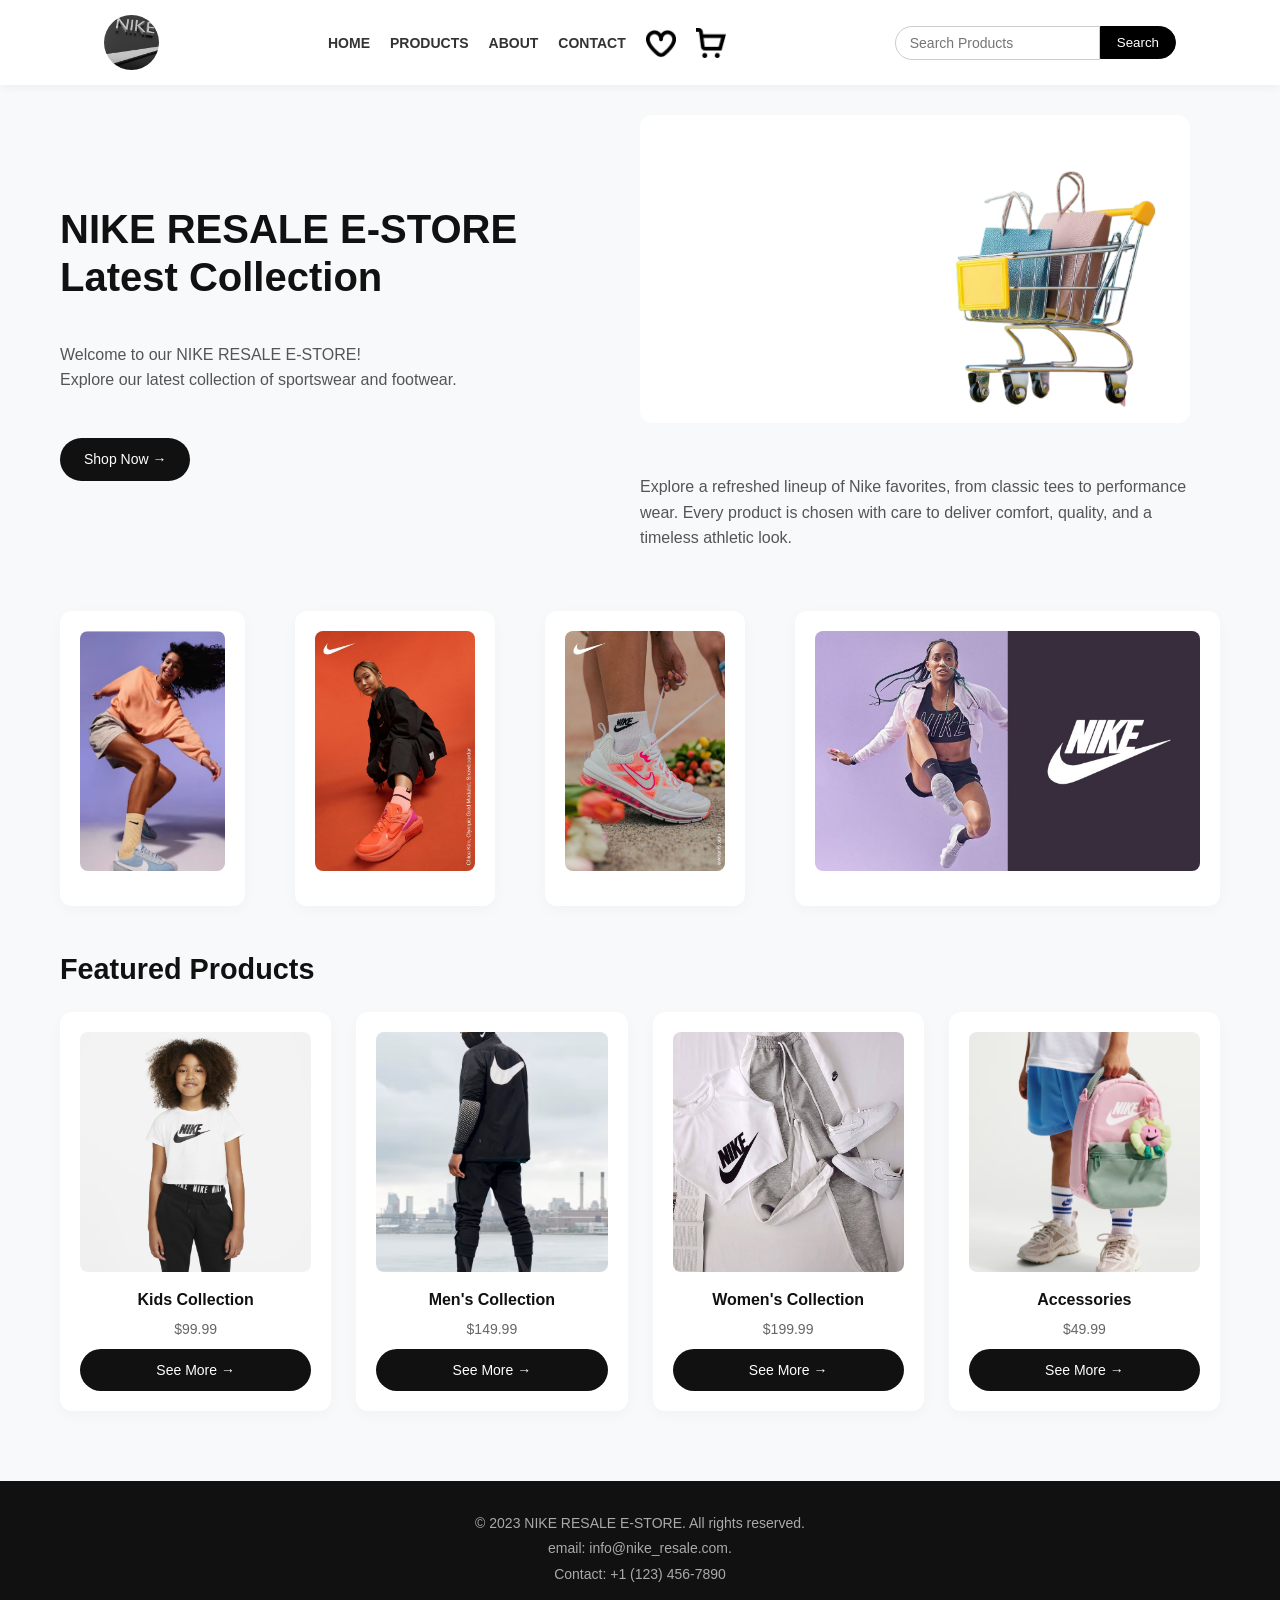
<file: E-Web Project/index.html>
<!DOCTYPE html>
<html lang="en">

<head>
    <meta charset="UTF-8">
    <meta name="viewport" content="width=device-width, initial-scale=1.0">
    <title>NIKE RESALE E-STORE</title>
    <link rel="stylesheet" href="style.css">
    <i class="fi fi-br-heart"></i>
    <i class="fi fi-bs-shopping-cart"></i>
</head>

<body class="body">

    <div class="header">
    
            <div class="navbar">
                <div class="logo">
                    <a href="index.html" class="back_home"><img src="images/nike-3d-logo.jpg" alt="NIKE Logo" class="logo_style"></a>
                </div>

                <nav>
                    <ul>
                        <li><a href="index.html" class="ca">Home</a></li>
                        <li><a href="Products.html" class="ca">Products</a></li>
                        <li><a href="About.html" class="ca">About</a></li>
                        <li><a href="Contact.html" class="ca">Contact</a></li>
                        
                        <img src="images/heart.png" width="30px" height="30px" alt="Like">
                        <img src="images/shopping-cart.png" width="30px" height="30px" alt="Cart">
                        
                    </ul>
                    
                </nav>
                <div class="search">
                    <input type="text" placeholder="Search Products" class="search-box">
                    <button type="submit" class="btn_search">Search</button>
                </div>
            </div>
    </div>

    <div class="container">

        <div class="row">
            <div class="col-2">
                <h1>NIKE RESALE E-STORE <br> Latest Collection</h1><br>
                <p1>Welcome to our NIKE RESALE E-STORE!<br> Explore our latest collection of sportswear and footwear.</p1><br>
                <a href="Products.html" class="btn" class="ca">Shop Now &#8594;</a>
            </div>

            <div class="col-2">
                <img src="images/Background_image.png" alt="Background image" height="400px" width="400px""><br><br>
                <p>Explore a refreshed lineup of Nike favorites, from classic tees to performance wear. Every product is chosen with care to deliver comfort, quality, and a timeless athletic look.</p>
            </div><br><br>
        </div>
    

        <div>
            <!-- Collections Overview -->
            <div class="row">
                <div class="col-3">
                    <img src="images/Header_photo.avif" alt="Collection 1" width="400px" height="400px">
                </div>
                <div class="col-3">
                    <img src="images/Header_2.jpg" alt="Collection 3" width="400px" height="400px">
                </div>
                <div class="col-3">
                    <img src="images/header_3.jpg" alt="Collection 2" width="400px" height="400px">
                </div>
                <div class="col-3">
                    <img src="images/nike_header3.jpg" alt="Collection 4" width="400px" height="400px">
                </div>
            </div>
            
        </div>

        <!-- Featured Products Section -->
        <div class="categories">
            
            <h2>Featured Products</h2>
            <div class="row">
                <div class="col-3">
                    <img src="images/NIKE_Clt.jpg" alt="Product 1" width="300px" height="300px">
                    <h3>Kids Collection</h3>
                    <p>$99.99</p>
                    <a href="Kids_collections.html" class="click">See More &#8594;</a>
                </div>
                <div class="col-3">
                    <img src="images/nike-lookbook.avif" alt="Product 2" width="300px" height="300px">
                    <h3>Men's Collection</h3>
                    <p>$149.99</p>
                    <a href="Men_collections.html" class="click">See More &#8594;</a>
                </div>
                <div class="col-3">
                    <img src="images/NIKE_Whole.jpg" alt="Product 3" width="300px" height="300px">
                    <h3>Women's Collection</h3>
                    <p>$199.99</p>
                    <a href="Women_collections.html" class="click">See More &#8594;</a>
                </div>
                <div class="col-3">
                    <img src="images/Accessoires.avif" alt="Product 4" width="300px" height="300px">
                    <h3>Accessories</h3>
                    <p>$49.99</p>
                    <a href="Accessoires.html" class="click">See More &#8594;</a>
                </div>
            </div>
        </div>
    </div>

</body>

<footer>
    <p>&copy; 2023 NIKE RESALE E-STORE. All rights reserved. <br>email: info@nike_resale.com. <br> Contact: +1 (123) 456-7890</p>
</footer>

</html>
</file>
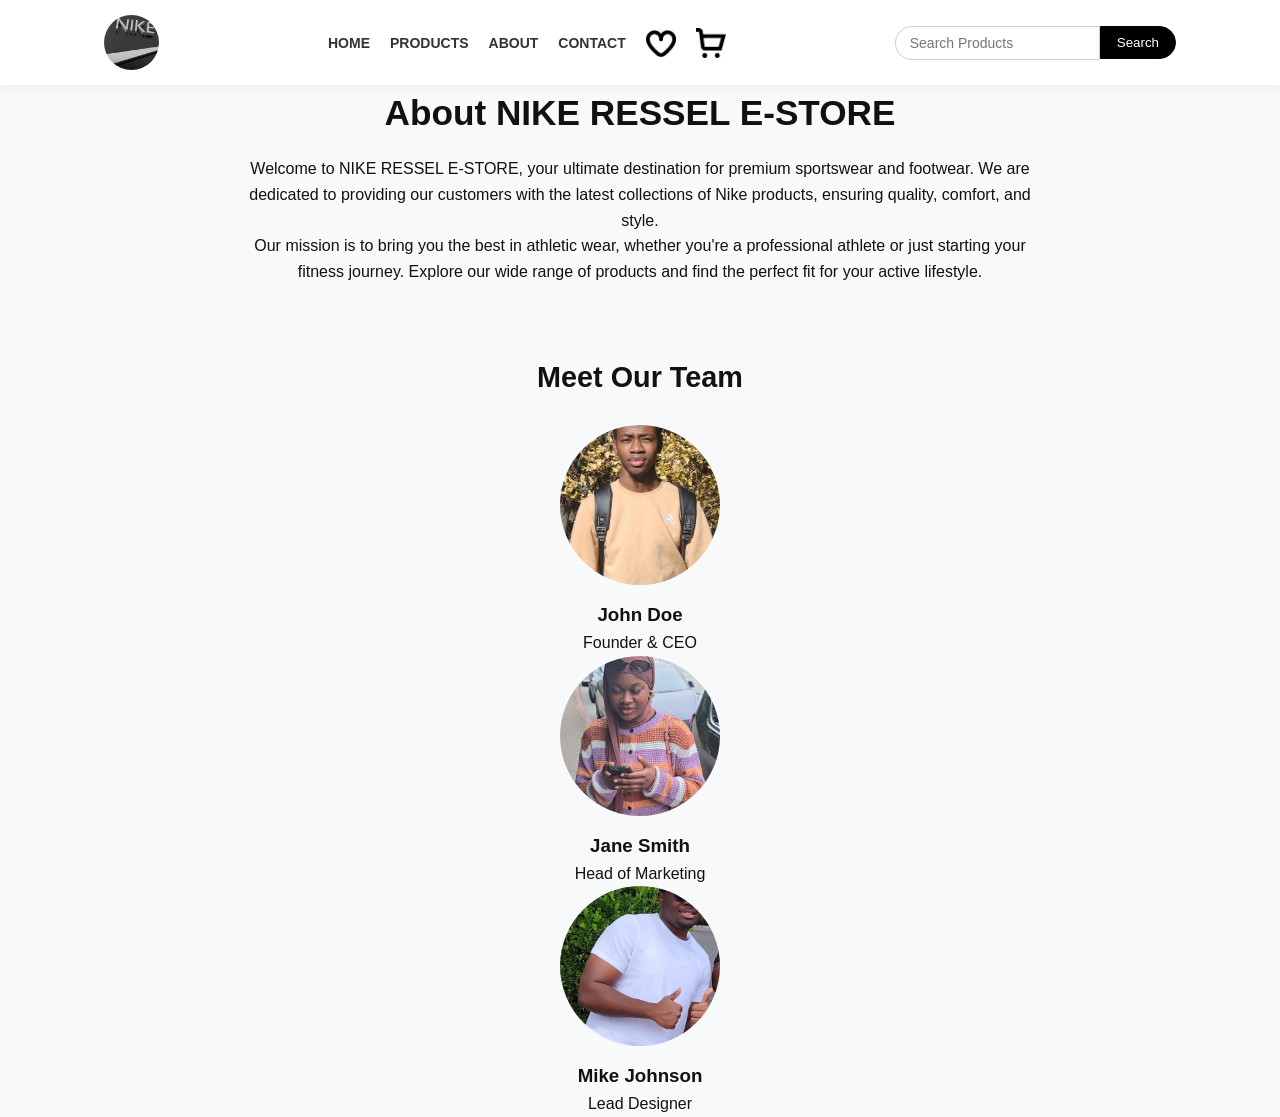
<file: E-Web Project/About.html>
<!DOCTYPE html>
<html lang="en">
    <head>
        <meta charset="UTF-8">
        <meta name="viewport" content="width=device-width, initial-scale=1.0">
        <title>About NIKE RESSEL E-STORE</title>
        <link rel="stylesheet" href="style.css">
    </head>

    <body class="body">

        <!-- <div class="container"> -->
            <div class="header">
                <div class="navbar">
                    <div class="logo">
                        <a href="index.html" class="back_home"><img src="images/nike-3d-logo.jpg" alt="NIKE Logo" class="logo_style"></a>
                    </div>

                    <nav>
                        <ul>
                            <li><a href="index.html" class="ca">Home</a></li>
                            <li><a href="Products.html" class="ca">Products</a></li>
                            <li><a href="About.html" class="ca">About</a></li>
                            <li><a href="Contact.html" class="ca">Contact</a></li>
                            
                            <img src="images/heart.png" width="30px" height="30px" alt="Like">
                            <img src="images/shopping-cart.png" width="30px" height="30px" alt="Cart">
                        </ul>
                    </nav>

                    <div class="search">
                        <input type="text" placeholder="Search Products" class="search-box">
                        <button type="submit" class="btn_search">Search</button>
                    </div>
                </div>
            </div>

            <div class="about-section">
                <h1>About NIKE RESSEL E-STORE</h1>
                <p>Welcome to NIKE RESSEL E-STORE, your ultimate destination for premium sportswear and footwear. We are dedicated to providing our customers with the latest collections of Nike products, ensuring quality, comfort, and style.</p>
                <p>Our mission is to bring you the best in athletic wear, whether you're a professional athlete or just starting your fitness journey. Explore our wide range of products and find the perfect fit for your active lifestyle.</p>

            </div>

            <div class="team-section">
                <h2>Meet Our Team</h2>
                <div class="team-member">
                    <img src="images/About/Team_member_1.jpeg" alt="Team Member 1" width="200px" height="200px">
                    <h3>John Doe</h3>
                    <p>Founder & CEO</p>
                </div>
                <div class="team-member">
                    <img src="images/About/Team_member_2.jpeg" alt="Team Member 2" width="200px" height="200px">
                    <h3>Jane Smith</h3>
                    <p>Head of Marketing</p>
                </div>
                <div class="team-member">
                    <img src="images/About/Team_member_3.jpeg" alt="Team Member 3" width="200px" height="200px">
                    <h3>Mike Johnson</h3>
                    <p>Lead Designer</p>
                </div>
            
        <!-- </div> -->
    </body>

</html>
</file>
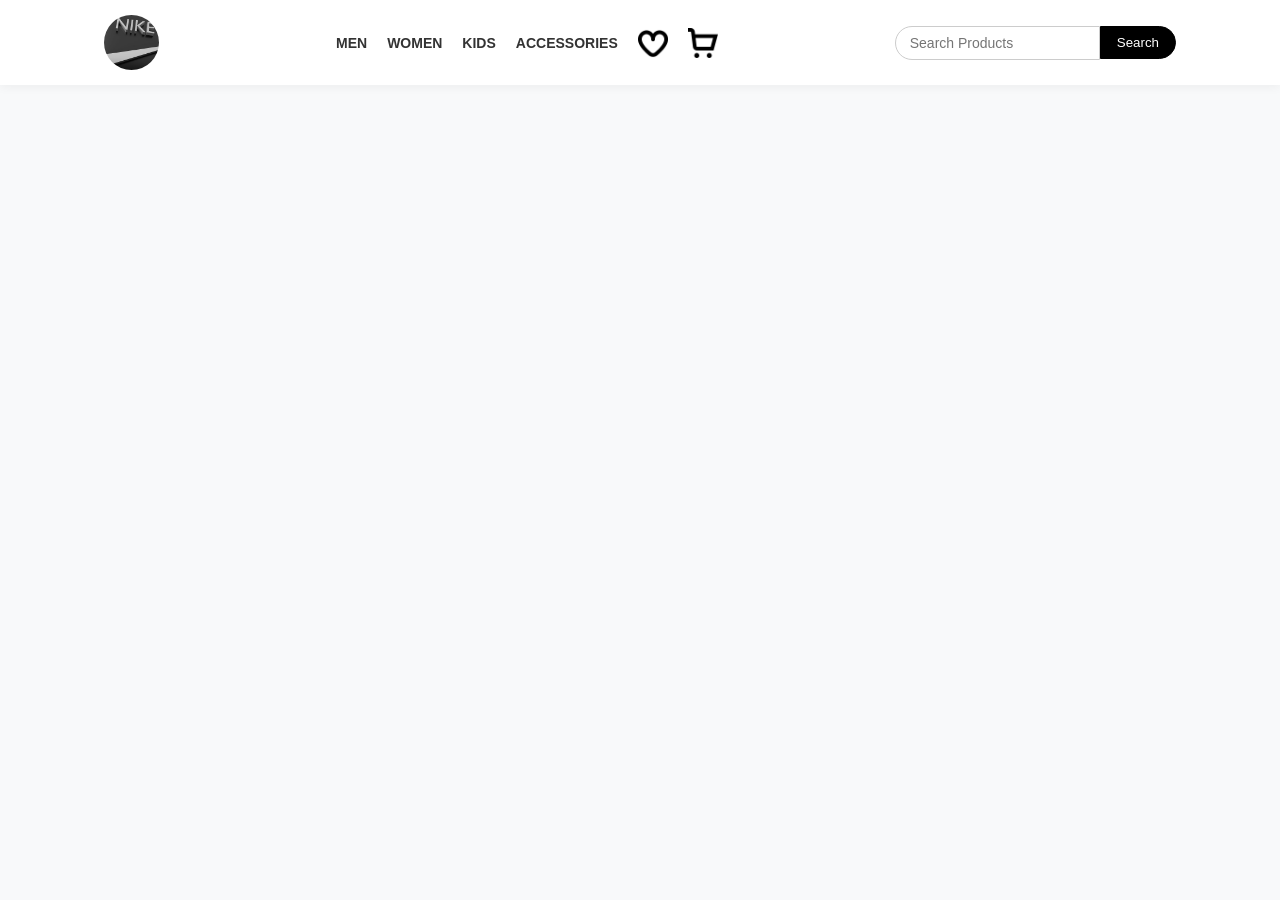
<file: E-Web Project/Accessoires.html>
<!DOCTYPE html>
<html lang="en">
    <head>
        <meta charset="UTF-8">
        <meta name="viewport" content="width=device-width, initial-scale=1.0">
        <title>Accessories</title>
        <link rel="stylesheet" href="style.css">
        <i class="fi fi-br-heart"></i>
        <i class="fi fi-bs-shopping-cart"></i>
    </head>

    <body class="body">
        <div class="header">
            <div class="navbar">
                <div class="logo">
                    <a href="index.html" class="back_home"><img src="images/nike-3d-logo.jpg" alt="NIKE Logo" class="logo_style"></a>
                </div>

                <nav>
                    <ul>
                        <li><a href="Men_collections.html" class="ca">Men</a></li>
                        <li><a href="Women_collections.html" class="ca">Women</a></li>
                        <li><a href="Kids_collections.html" class="ca">Kids</a></li>
                        <li><a href="Accessoires.html" class="ca">Accessories</a></li>
                            
                        <img src="images/heart.png" width="30px" height="30px" alt="Like">
                        <img src="images/shopping-cart.png" width="30px" height="30px" alt="Cart">

                    </ul>
                </nav>

                <div class="search">
                    <input type="text" placeholder="Search Products" class="search-box">
                    <button type="submit" class="btn_search">Search</button>
                </div>
            </div>
        </div>

            <!-- <div class="row">
                <h2>Sweaters</h2>
                <p></p>
                <img src="images/Accessoires.avif" alt="Accessoires product 1" width="300" height="250">
            </div>
         -->
    </body>
</html>
</file>
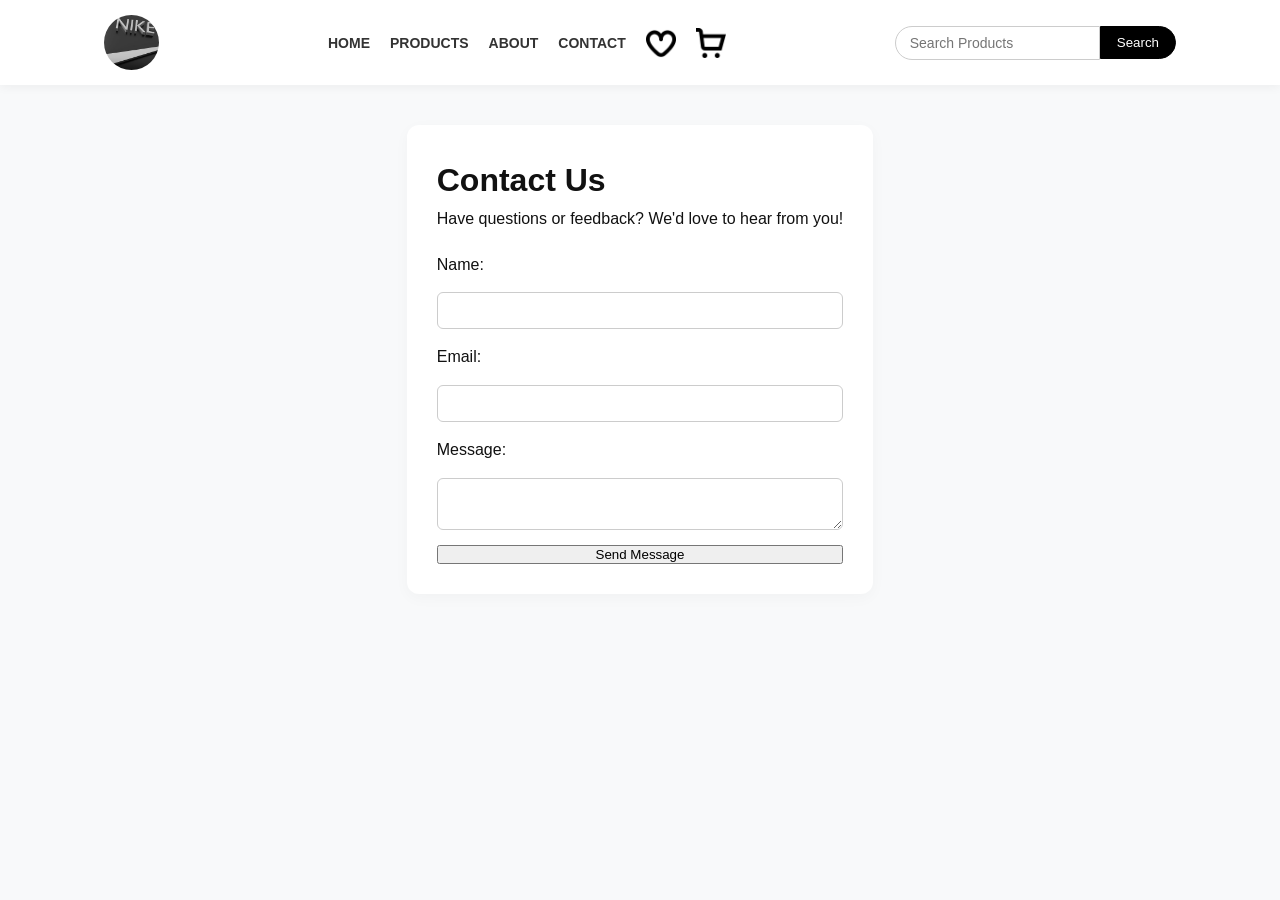
<file: E-Web Project/Contact.html>
<!DOCTYPE html>
<html lang="en">
    <head>
        <meta charset="UTF-8">
        <meta name="viewport" content="width=device-width, initial-scale=1.0">
        <title>Contact Us</title>
        <link rel="stylesheet" href="style.css">
    </head>

    <body class="body">

        <div class="header">
            <div class="navbar">
                <div class="logo">
                    <a href="index.html" class="back_home"><img src="images/nike-3d-logo.jpg" alt="NIKE Logo" class="logo_style"></a>
                </div>

                <nav>
                    <ul>
                        <li><a href="index.html" class="ca">Home</a></li>
                        <li><a href="Products.html" class="ca">Products</a></li>
                        <li><a href="About.html" class="ca">About</a></li>
                        <li><a href="Contact.html" class="ca">Contact</a></li>
                        
                        <img src="images/heart.png" width="30px" height="30px" alt="Like">
                        <img src="images/shopping-cart.png" width="30px" height="30px" alt="Cart">
                    </ul>
                </nav>

                <div class="search">
                    <input type="text" placeholder="Search Products" class="search-box">
                    <button type="submit" class="btn_search">Search</button>
                </div>
            </div>
        </div>

        <div class="contact-section">
            <h1>Contact Us</h1>
            <p>Have questions or feedback? We'd love to hear from you!</p>

            <form action="#" method="post">
                <label for "name">Name:</label>
                <input type "text" id "name" name "name" required>

                <label for "email">Email:</label>
                <input type "email" id "email" name "email" required>

                <label for "message">Message:</label>
                <textarea id "message" name "message" rows "5" required></textarea>

                <button type "submit">Send Message</button>
            </form>
        </div>
    </body>
</html>
</file>
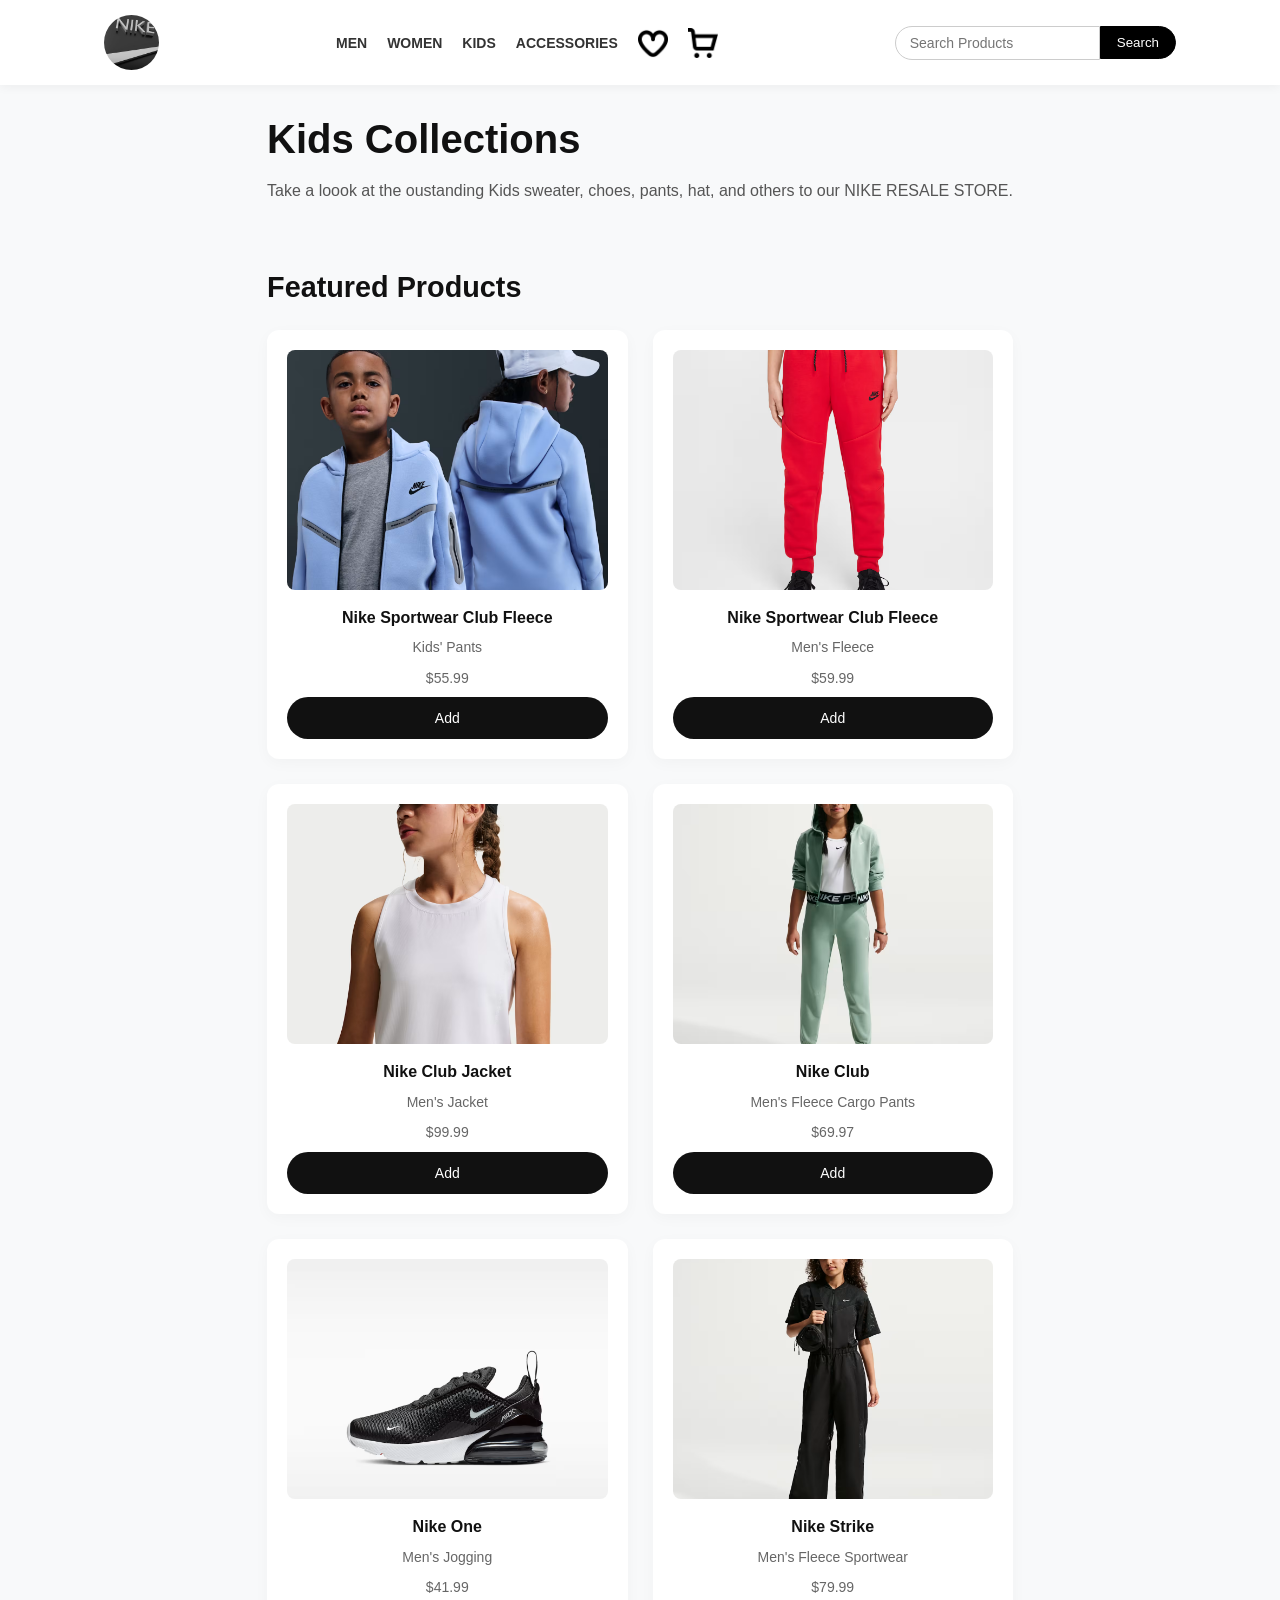
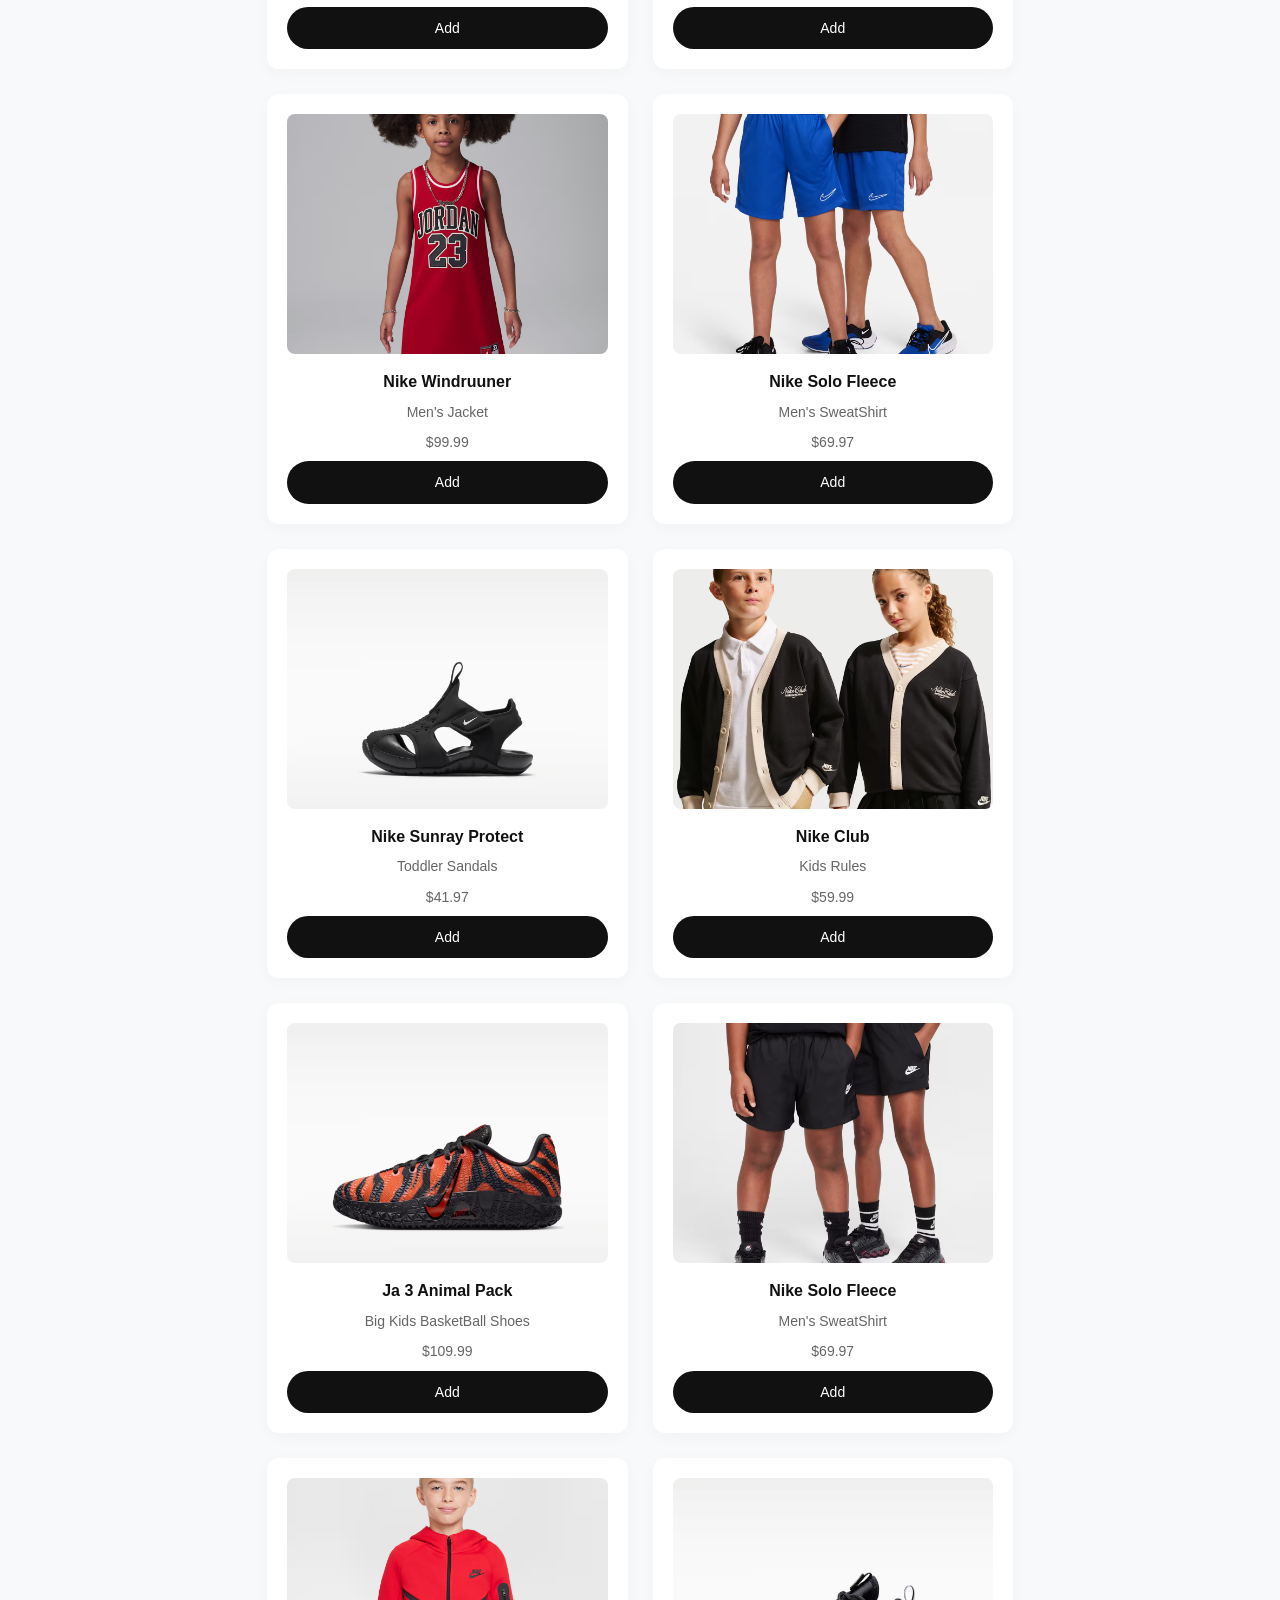
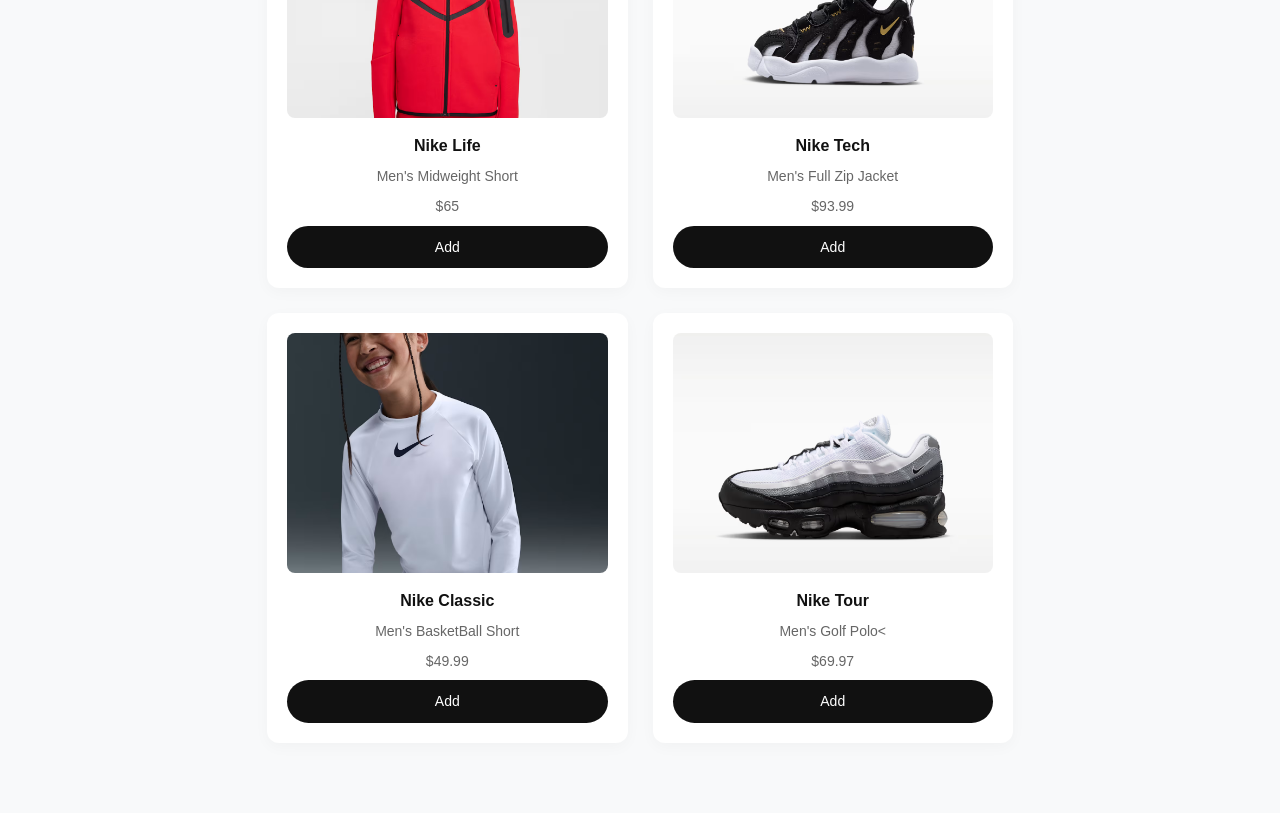
<file: E-Web Project/Kids_collections.html>
<!DOCTYPE html>
<html lang="en">
    <head>
        <meta charset="UTF-8">
        <meta name="viewport" content="width=device-width, initial-scale=1.0">
        <title>Men Collections</title>
        <link rel="stylesheet" href="style.css">
        <i class="fi fi-bs-home"></i>
    </head>

    <body class="body">

        <div class="header">
            <div class="navbar">
                <div class="logo">
                    <a href="index.html" class="back_home"><img src="images/nike-3d-logo.jpg" alt="NIKE Logo" class="logo_style"></a>
                </div>

                <nav>
                    <ul>
                        <li><a href="Men_collections.html" class="ca">Men</a></li>
                        <li><a href="Women_collections.html" class="ca">Women</a></li>
                        <li><a href="Kids_collections.html" class="ca">Kids</a></li>
                        <li><a href="Accessoires.html" class="ca">Accessories</a></li>

                        <img src="images/heart.png" width="30px" height="30px" alt="Like">
                        <img src="images/shopping-cart.png" width="30px" height="30px" alt="Cart">
                    </ul>
                </nav>

                <div class="search">
                    <input type="text" placeholder="Search Products" class="search-box">
                    <button type="submit" class="btn_search">Search</button>
                </div>
            </div>
        </div>

        <!-- Kids Collections Sections -->
        <div class="container">

            <div class="row">
                <div class="col-2">
                    <h1>Kids Collections</h1>
                    <p>Take a loook at the oustanding Kids sweater, choes, pants, hat, and others to our NIKE RESALE STORE.</p>
                </div>
            </div>

            <div class="categories">
            
                <h2>Featured Products</h2>
                <div class="row">
                    <div class="col-3">
                        <img src="images/Kids/B+NSW+TCH+FLC+FZ+REFLECT.avif" alt="Product 4" width="300px" height="300px">
                        <h3>Nike Sportwear Club Fleece</h3>
                        <p>Kids' Pants</p>
                        <p>$55.99</p>
                        <a href="#" class="click">Add</a>
                    </div>
                    <div class="col-3">
                        <img src="images/Kids/B+NSW+TCH+FLC+JGGR+-+PD.avif" alt="Sportwear" width="300px" height="300px">
                        <h3>Nike Sportwear Club Fleece</h3>
                        <p>Men's Fleece</p>
                        <p>$59.99</p>
                        <a href="#" class="click">Add</a>
                    </div>
                    <div class="col-3">
                        <img src="images/Kids/G+NK+MAVN+DF+RIBBED+TANK+TOP.avif" alt="Product 3" width="300px" height="300px">
                        <h3>Nike Club Jacket</h3>
                        <p>Men's Jacket</p>
                        <p>$99.99</p>
                        <a href="#" class="click">Add </a>
                    </div>
                    <div class="col-3">
                        <img src="images/Kids/G+NP+DF+FLC+JGGR.avif" alt="Product 1" width="300px" height="300px">
                        <h3>Nike Club</h3>
                        <p>Men's Fleece Cargo Pants</p>
                        <p>$69.97</p>
                        <a href="#" class="click">Add</a>
                    </div>

                    <div class="col-3">
                        <img src="images/Shoes/NIKE+AIR+MAX+270+(PS) + Little Kid Shoes $112.avif" alt="Product 4" width="300px" height="300px">
                        <h3>Nike One</h3>
                        <p>Men's Jogging</p>
                        <p>$41.99</p>
                        <a href="#" class="click">Add</a>
                    </div>
                    <div class="col-3">
                        <img src="images/Kids/G+NSW+WVN+JUMPSUIT+DANCE.avif" alt="Sportwear" width="300px" height="300px">
                        <h3>Nike Strike</h3>
                        <p>Men's Fleece Sportwear</p>
                        <p>$79.99</p>
                        <a href="#" class="click">Add</a>
                    </div>
                    <div class="col-3">
                        <img src="images/Kids/Jordan + Little's girl Dress $40.avif" alt="Product 3" width="300px" height="300px">
                        <h3>Nike Windruuner</h3>
                        <p>Men's Jacket</p>
                        <p>$99.99</p>
                        <a href="#" class="click">Add </a>
                    </div>
                    <div class="col-3">
                        <img src="images/Kids/K+NK+DF+TRPHY23+SHORT.avif" alt="Product 1" width="300px" height="300px">
                        <h3>Nike Solo Fleece</h3>
                        <p>Men's SweatShirt</p>
                        <p>$69.97</p>
                        <a href="#" class="click">Add</a>
                    </div>

                    <div class="col-3">
                        <img src="images/Shoes/Kids Nike Sunray Protect + Toddler Sandals $36.avif" alt="Product 4" width="300px" height="300px">
                        <h3>Nike Sunray Protect</h3>
                        <p>Toddler Sandals</p>
                        <p>$41.97</p>
                        <a href="#" class="click">Add</a>
                    </div>
                    <div class="col-3">
                        <img src="images/Kids/K+NSW+CLUB+CRDGN+RULES.avif" alt="Product 3" width="300px" height="300px">
                        <h3>Nike Club</h3>
                        <p>Kids Rules</p>
                        <p>$59.99</p>
                        <a href="#" class="click">Add </a>
                    </div>
                    <div class="col-3">
                        <img src="images/Shoes/Ja 3 Animal Pack + BK Basketball shoes $112.avif" alt="Sportwear" width="300px" height="300px">
                        <h3>Ja 3 Animal Pack</h3>
                        <p>Big Kids BasketBall Shoes</p>
                        <p>$109.99</p>
                        <a href="#" class="click">Add</a>
                    </div>
                    <div class="col-3">
                        <img src="images/Kids/K+NSW+CLUB+WVN+SHORT+4.5IN.avif" alt="Product 1" width="300px" height="300px">
                        <h3>Nike Solo Fleece</h3>
                        <p>Men's SweatShirt</p>
                        <p>$69.97</p>
                        <a href="#" class="click">Add</a>
                    </div>

                    <div class="col-3">
                        <img src="images/Kids/Nike Sportwear Fleece.avif" alt="Product 4" width="300px" height="300px">
                        <h3>Nike Life</h3>
                        <p>Men's Midweight Short</p>
                        <p>$65</p>
                        <a href="#" class="click">Add</a>
                    </div>
                    <div class="col-3">
                        <img src="images/Shoes/Kids Nike DT Max 96 + Toddler shoes $112.avif" alt="Sportwear" width="300px" height="300px">
                        <h3>Nike Tech</h3>
                        <p>Men's Full Zip Jacket</p>
                        <p>$93.99</p>
                        <a href="#" class="click">Add </a>
                    </div>
                    <div class="col-3">
                        <img src="images/Kids/LONG+SLEEVE+HYDROGUARD $42.avif" alt="Sportwear" width="300px" height="300px">
                        <h3>Nike Classic</h3>
                        <p>Men's BasketBall Short</p>
                        <p>$49.99</p>
                        <a href="#" class="click">Add</a>
                    </div>
                    <div class="col-3">
                        <img src="images/Shoes/Kids Nike Irmax 95 + BK shoes $147.avif" alt="Product 1" width="300px" height="300px">
                        <h3>Nike Tour</h3>
                        <p>Men's Golf Polo<</p>
                        <p>$69.97</p>
                        <a href="#" class="click">Add</a>
                    </div>

                </div>
            </div>

        </div>

    </body>

</html>
</file>
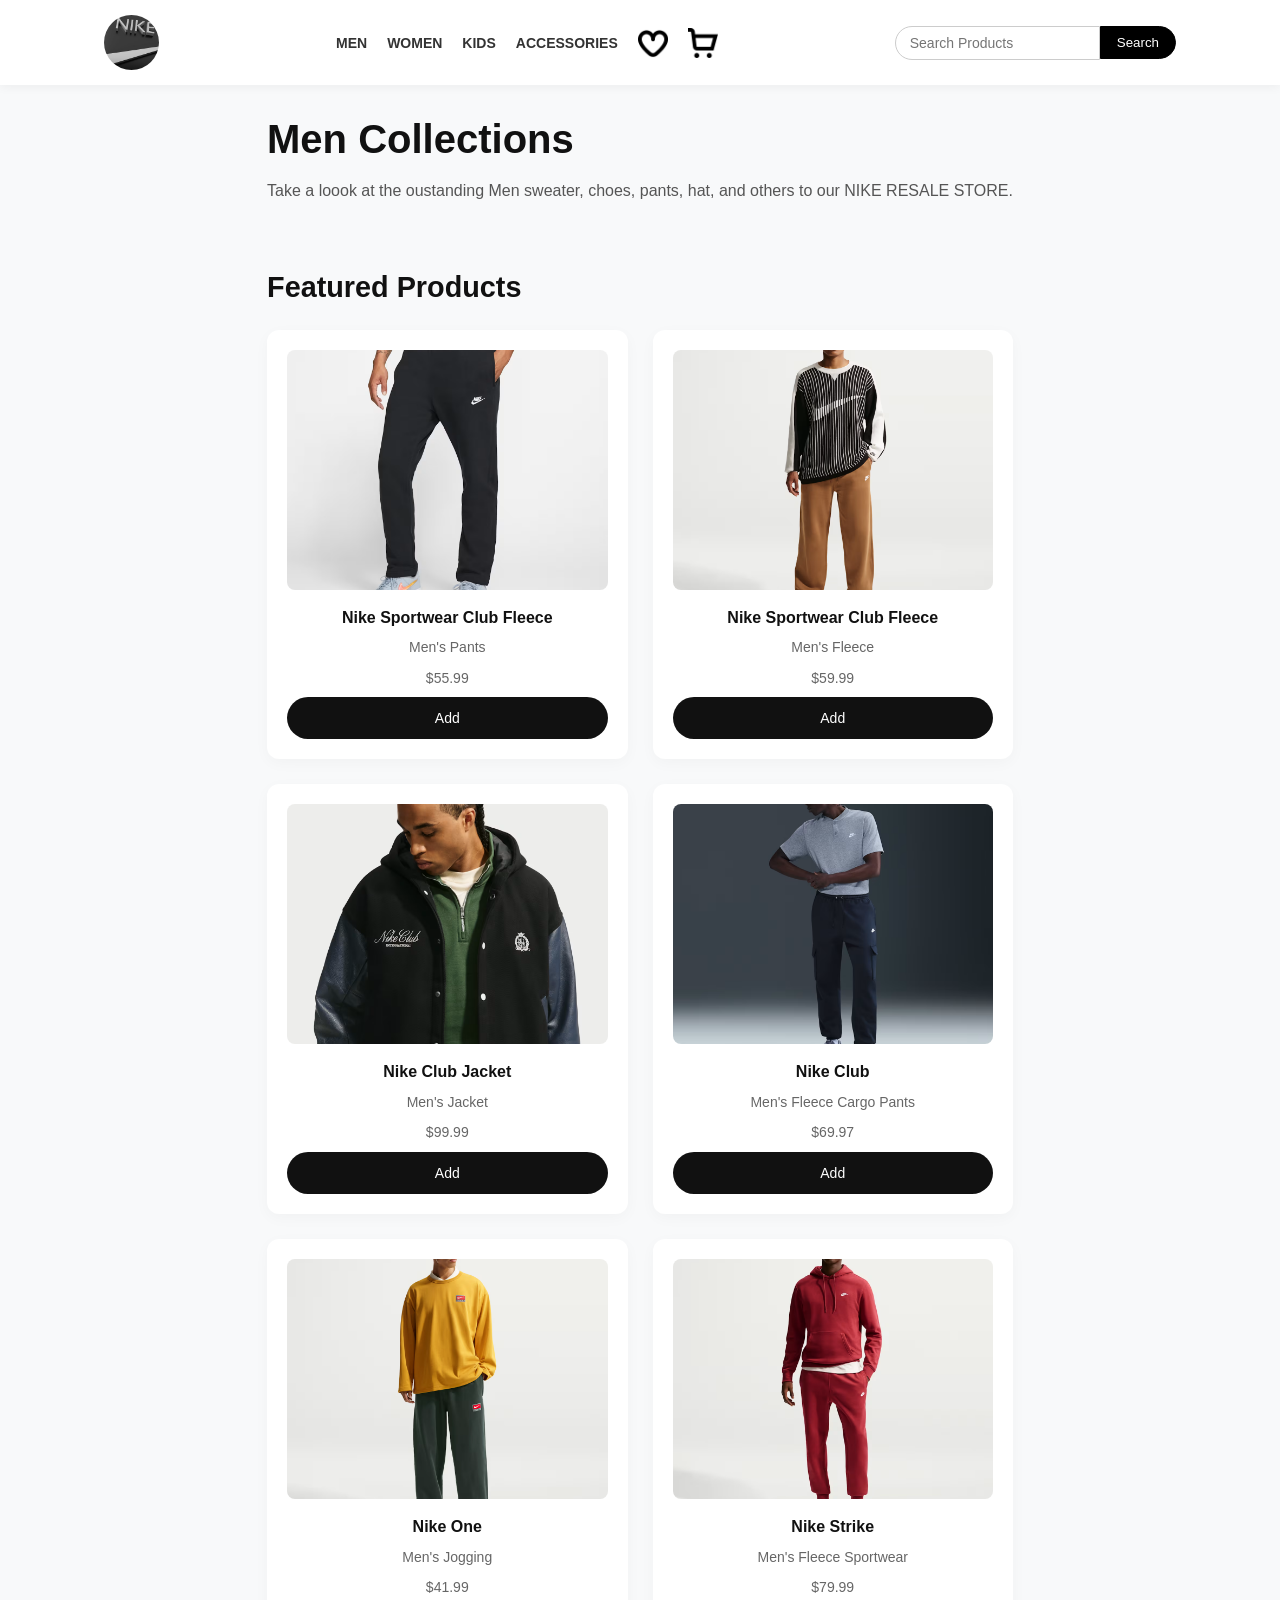
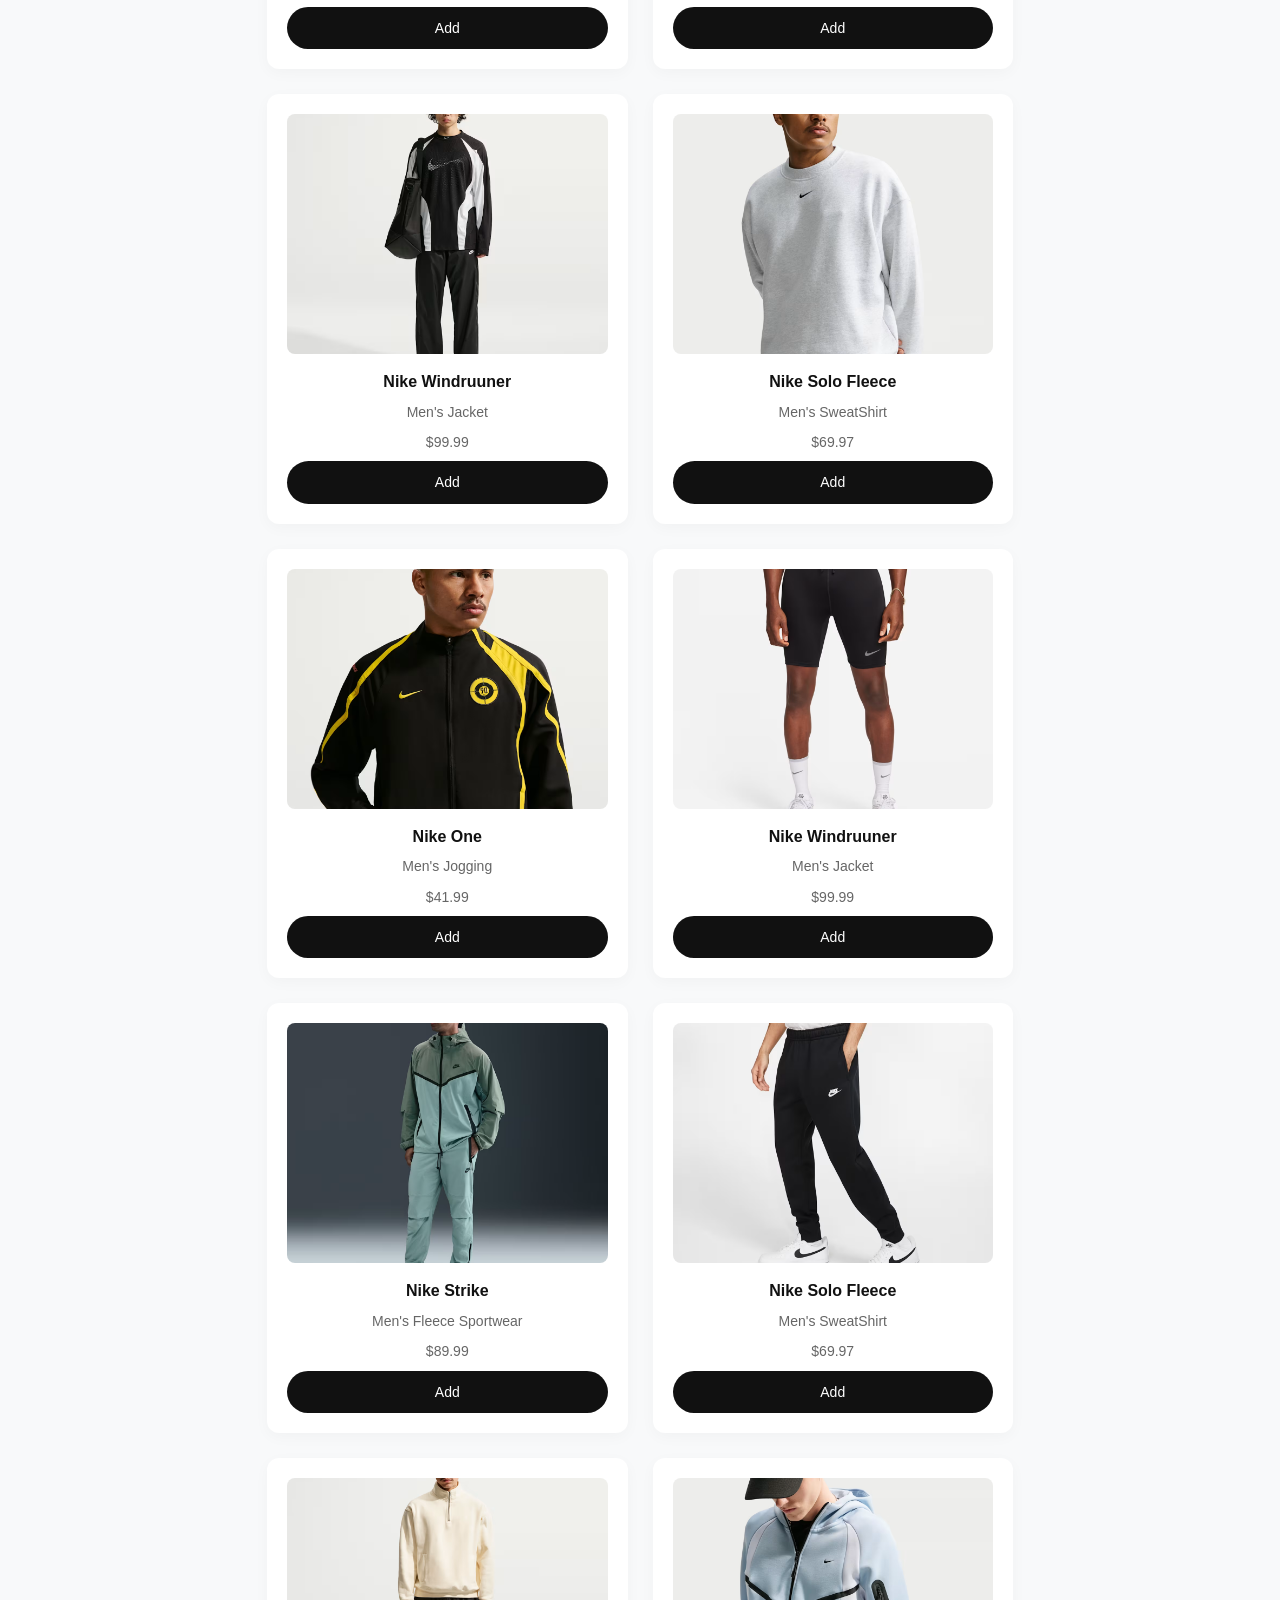
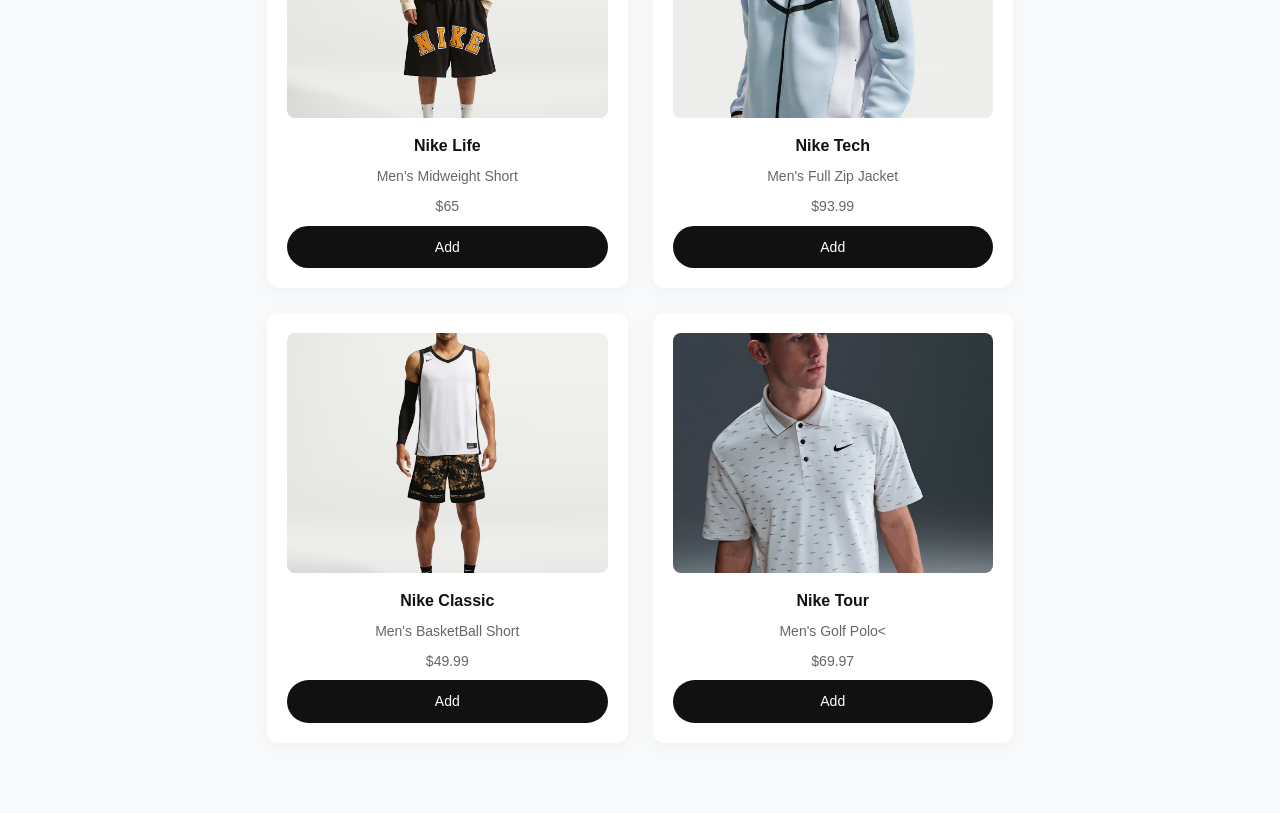
<file: E-Web Project/Men_collections.html>
<!DOCTYPE html>
<html lang="en">
    <head>
        <meta charset="UTF-8">
        <meta name="viewport" content="width=device-width, initial-scale=1.0">
        <title>Men Collections</title>
        <link rel="stylesheet" href="style.css">
        <i class="fi fi-bs-home"></i>
    </head>

    <body class="body">

        <div class="header">
            <div class="navbar">
                <div class="logo">
                    <a href="index.html" class="back_home"><img src="images/nike-3d-logo.jpg" alt="NIKE Logo" class="logo_style"></a>
                </div>

                <nav>
                    <ul>
                        <li><a href="Men_collections.html" class="ca">Men</a></li>
                        <li><a href="Women_collections.html" class="ca">Women</a></li>
                        <li><a href="Kids_collections.html" class="ca">Kids</a></li>
                        <li><a href="Accessoires.html" class="ca">Accessories</a></li>

                        <img src="images/heart.png" width="30px" height="30px" alt="Like">
                        <img src="images/shopping-cart.png" width="30px" height="30px" alt="Cart">
                    </ul>
                </nav>

                <div class="search">
                    <input type="text" placeholder="Search Products" class="search-box">
                    <button type="submit" class="btn_search">Search</button>
                </div>
            </div>
        </div>

        <!-- Men Collections Sections -->
        <div class="container">

            <div class="row">
                <div class="col-2">
                    <h1>Men Collections</h1>
                    <p>Take a loook at the oustanding Men sweater, choes, pants, hat, and others to our NIKE RESALE STORE.</p>
                </div>
            </div>

            <div class="categories">
            
                <h2>Featured Products</h2>
                <div class="row">
                    <div class="col-3">
                        <img src="images/Men/M+NSW+CLUB+PANT+OH+BB.avif" alt="Product 4" width="300px" height="300px">
                        <h3>Nike Sportwear Club Fleece</h3>
                        <p>Men's Pants</p>
                        <p>$55.99</p>
                        <a href="#" class="click">Add</a>
                    </div>
                    <div class="col-3">
                        <img src="images/Men/M+NK+CLUB+BB+OH+PANT.avif" alt="Sportwear" width="300px" height="300px">
                        <h3>Nike Sportwear Club Fleece</h3>
                        <p>Men's Fleece</p>
                        <p>$59.99</p>
                        <a href="#" class="click">Add</a>
                    </div>
                    <div class="col-3">
                        <img src="images/Men/M+NK+CLUB+WOOL+VRST+JKT+NCC.avif" alt="Product 3" width="300px" height="300px">
                        <h3>Nike Club Jacket</h3>
                        <p>Men's Jacket</p>
                        <p>$99.99</p>
                        <a href="#" class="click">Add </a>
                    </div>
                    <div class="col-3">
                        <img src="images/Men/M+NK+CLUB+BB+CARGO+PANT.avif" alt="Product 1" width="300px" height="300px">
                        <h3>Nike Club</h3>
                        <p>Men's Fleece Cargo Pants</p>
                        <p>$69.97</p>
                        <a href="#" class="click">Add</a>
                    </div>

                    <div class="col-3">
                        <img src="images/Men/Yellow+SOLO+SWSH+BB+OH+PANT+GFX.avif" alt="Product 4" width="300px" height="300px">
                        <h3>Nike One</h3>
                        <p>Men's Jogging</p>
                        <p>$41.99</p>
                        <a href="#" class="click">Add</a>
                    </div>
                    <div class="col-3">
                        <img src="images/Men/red jogg.avif" alt="Sportwear" width="300px" height="300px">
                        <h3>Nike Strike</h3>
                        <p>Men's Fleece Sportwear</p>
                        <p>$79.99</p>
                        <a href="#" class="click">Add</a>
                    </div>
                    <div class="col-3">
                        <img src="images/Men/M+NK+WR+LTWT+PANT.avif" alt="Product 3" width="300px" height="300px">
                        <h3>Nike Windruuner</h3>
                        <p>Men's Jacket</p>
                        <p>$99.99</p>
                        <a href="#" class="click">Add </a>
                    </div>
                    <div class="col-3">
                        <img src="images/Men/M+NK+SOLO+BB+LS+CREW.avif" alt="Product 1" width="300px" height="300px">
                        <h3>Nike Solo Fleece</h3>
                        <p>Men's SweatShirt</p>
                        <p>$69.97</p>
                        <a href="#" class="click">Add</a>
                    </div>

                    <div class="col-3">
                        <img src="images/Men/M+NK+WOVEN+JACKET+FR.avif" alt="Product 4" width="300px" height="300px">
                        <h3>Nike One</h3>
                        <p>Men's Jogging</p>
                        <p>$41.99</p>
                        <a href="#" class="click">Add</a>
                    </div>
                    <div class="col-3">
                        <img src="images/Men/M+NK+DF+FAST+BF+HALF+TIGHT.avif" alt="Product 3" width="300px" height="300px">
                        <h3>Nike Windruuner</h3>
                        <p>Men's Jacket</p>
                        <p>$99.99</p>
                        <a href="#" class="click">Add </a>
                    </div>
                    <div class="col-3">
                        <img src="images/Men/green pants.avif" alt="Sportwear" width="300px" height="300px">
                        <h3>Nike Strike</h3>
                        <p>Men's Fleece Sportwear</p>
                        <p>$89.99</p>
                        <a href="#" class="click">Add</a>
                    </div>
                    <div class="col-3">
                        <img src="images/Men/M+NSW+CLUB+JGGR+BB.avif" alt="Product 1" width="300px" height="300px">
                        <h3>Nike Solo Fleece</h3>
                        <p>Men's SweatShirt</p>
                        <p>$69.97</p>
                        <a href="#" class="click">Add</a>
                    </div>

                    <div class="col-3">
                        <img src="images/Men/NK Life + M Midweight Short $69.97.avif" alt="Product 4" width="300px" height="300px">
                        <h3>Nike Life</h3>
                        <p>Men's Midweight Short</p>
                        <p>$65</p>
                        <a href="#" class="click">Add</a>
                    </div>
                    <div class="col-3">
                        <img src="images/Men/Nike Tech + Men's Full Zip Jcket $150.avif" alt="Sportwear" width="300px" height="300px">
                        <h3>Nike Tech</h3>
                        <p>Men's Full Zip Jacket</p>
                        <p>$93.99</p>
                        <a href="#" class="click">Add </a>
                    </div>
                    <div class="col-3">
                        <img src="images/Men/NK Classic + M BasketBall $47.avif" alt="Sportwear" width="300px" height="300px">
                        <h3>Nike Classic</h3>
                        <p>Men's BasketBall Short</p>
                        <p>$49.99</p>
                        <a href="#" class="click">Add</a>
                    </div>
                    <div class="col-3">
                        <img src="images/Men/Nike Tour + Men's Golf Polo $67.98.avif" alt="Product 1" width="300px" height="300px">
                        <h3>Nike Tour</h3>
                        <p>Men's Golf Polo<</p>
                        <p>$69.97</p>
                        <a href="#" class="click">Add</a>
                    </div>

                </div>
            </div>

        </div>

    </body>

</html>
</file>
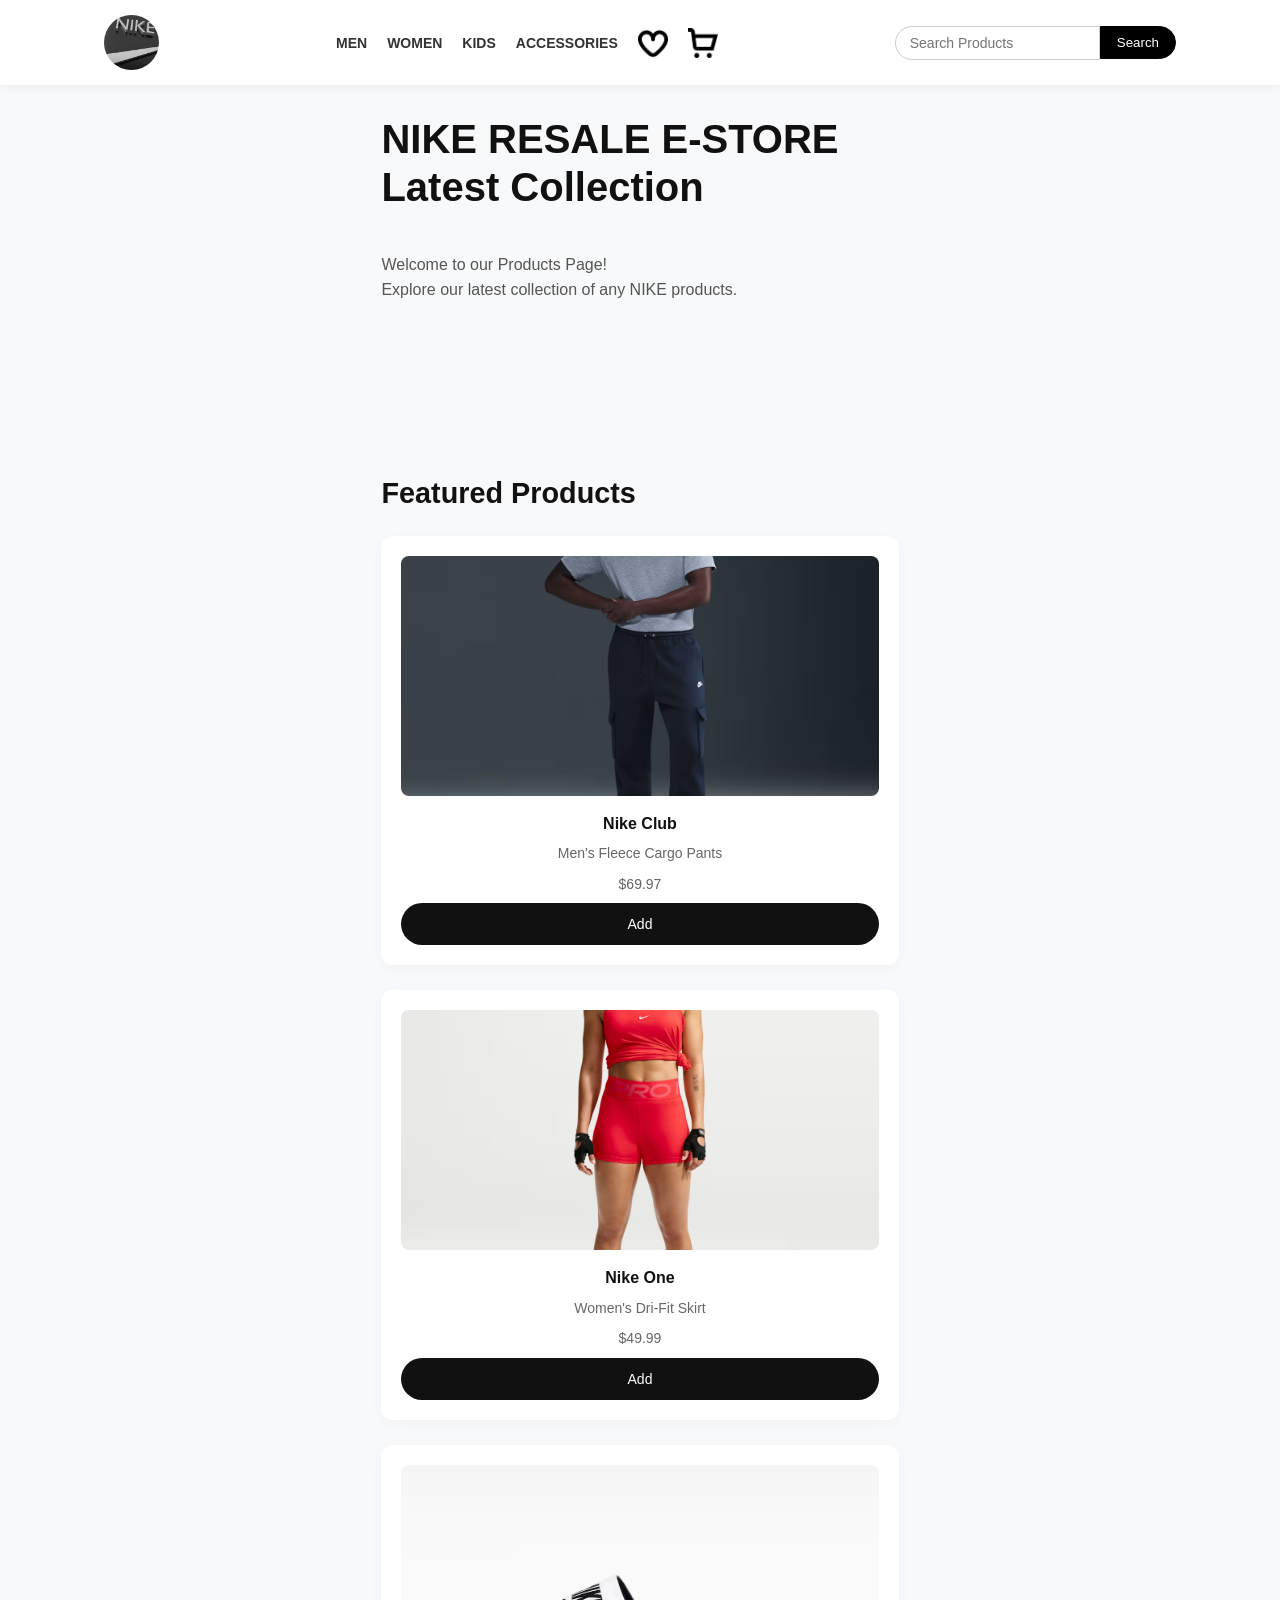
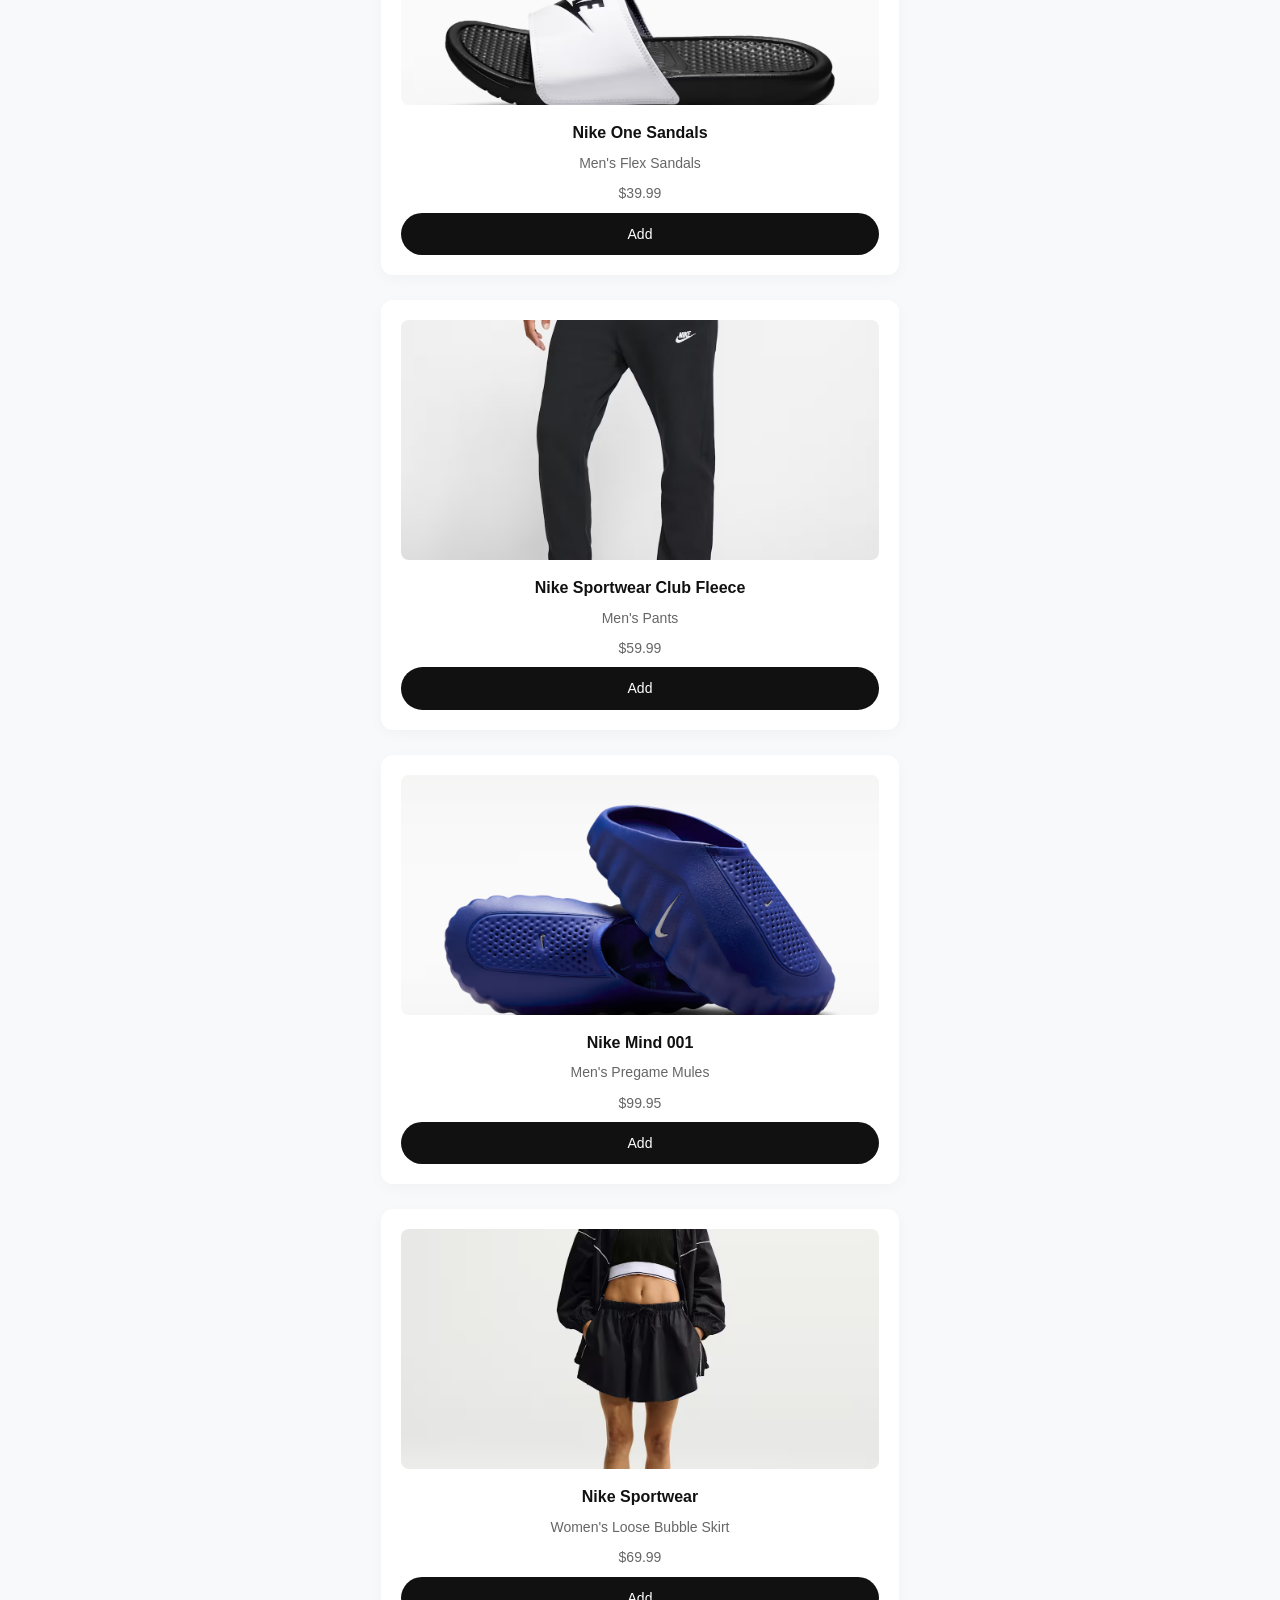
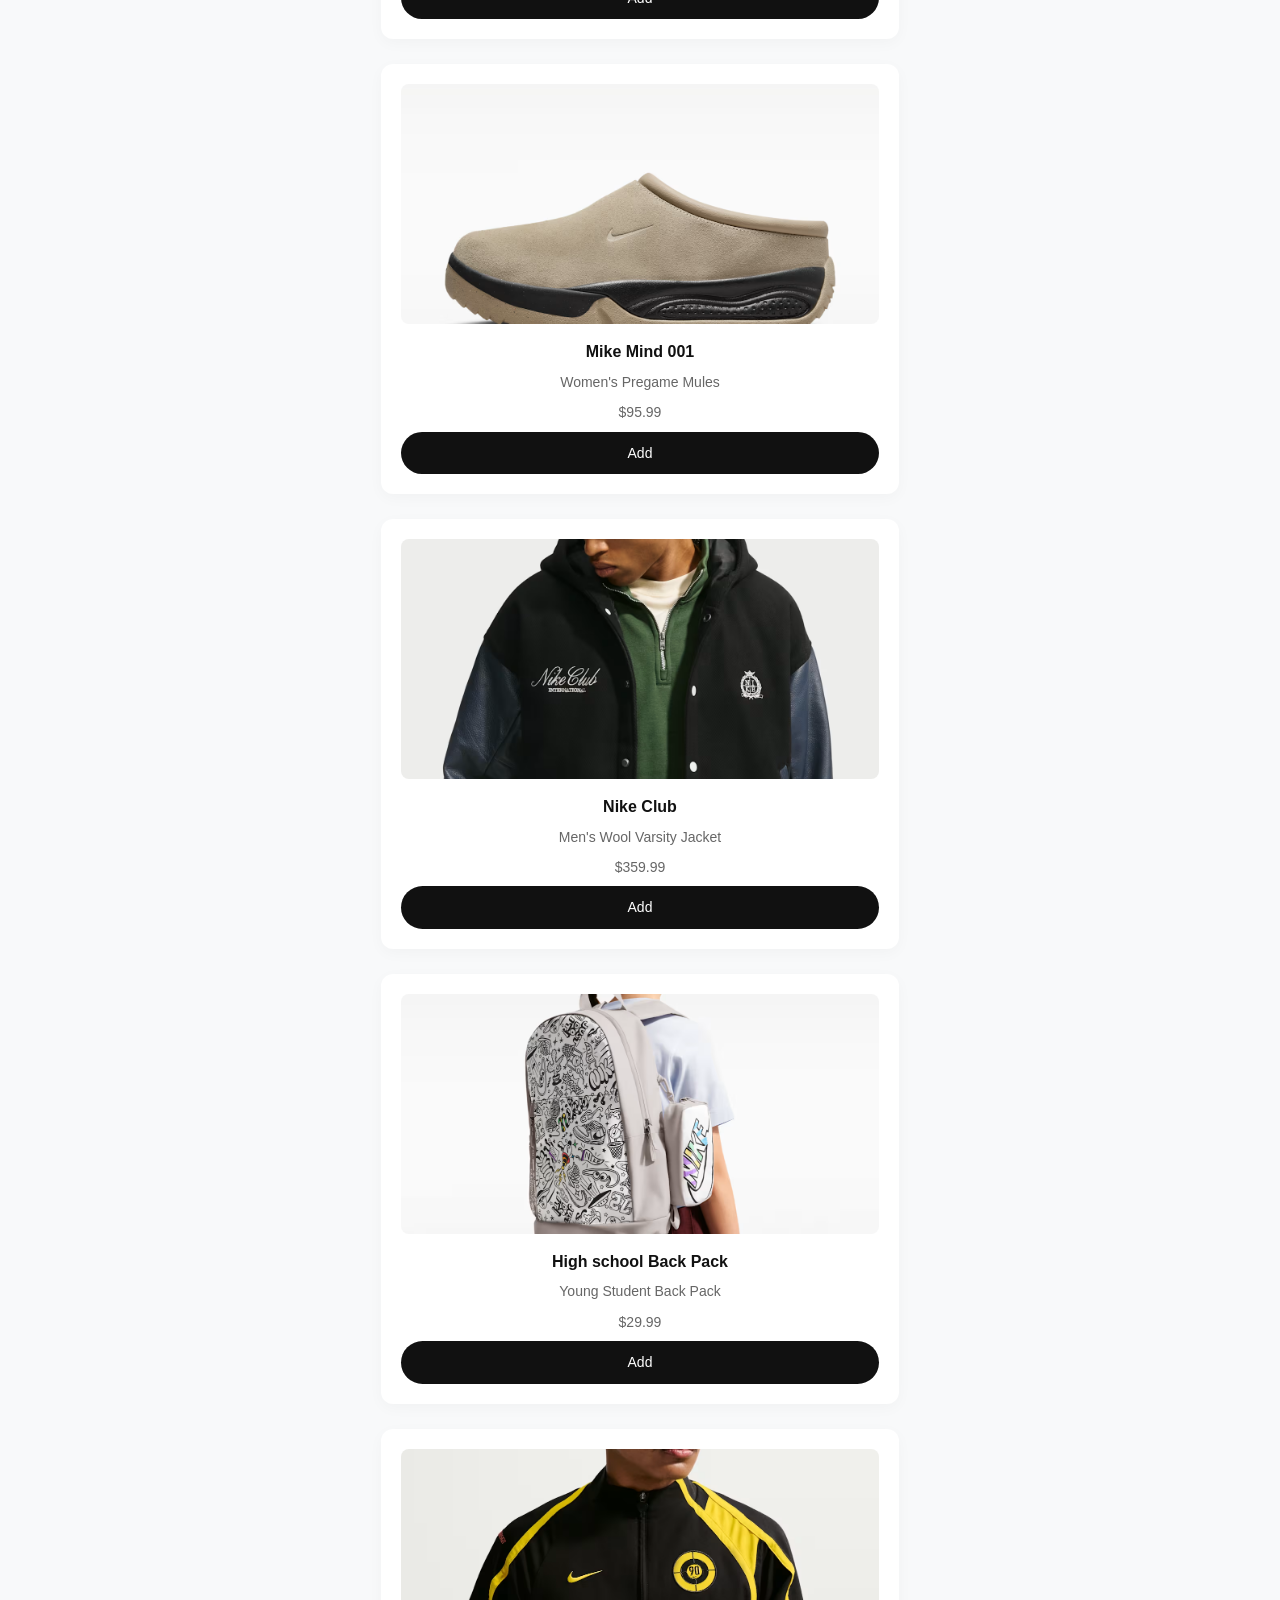
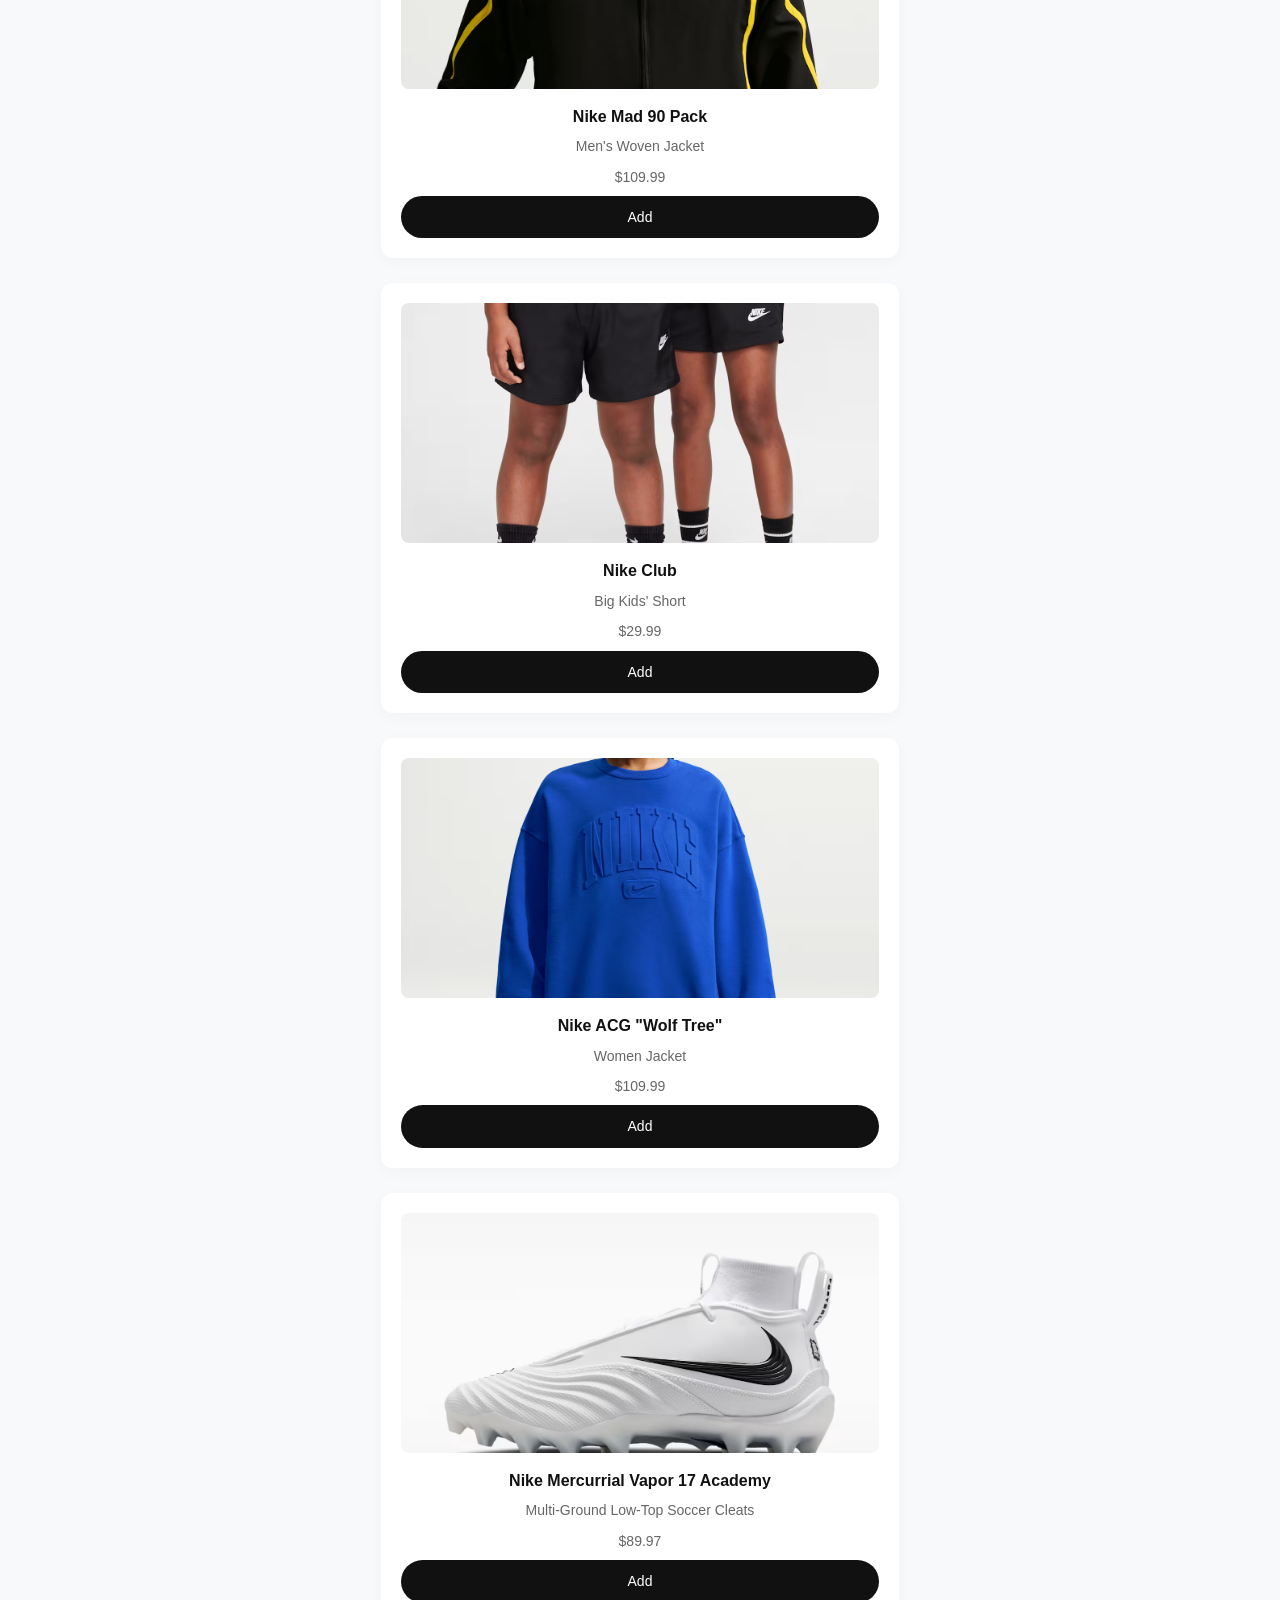
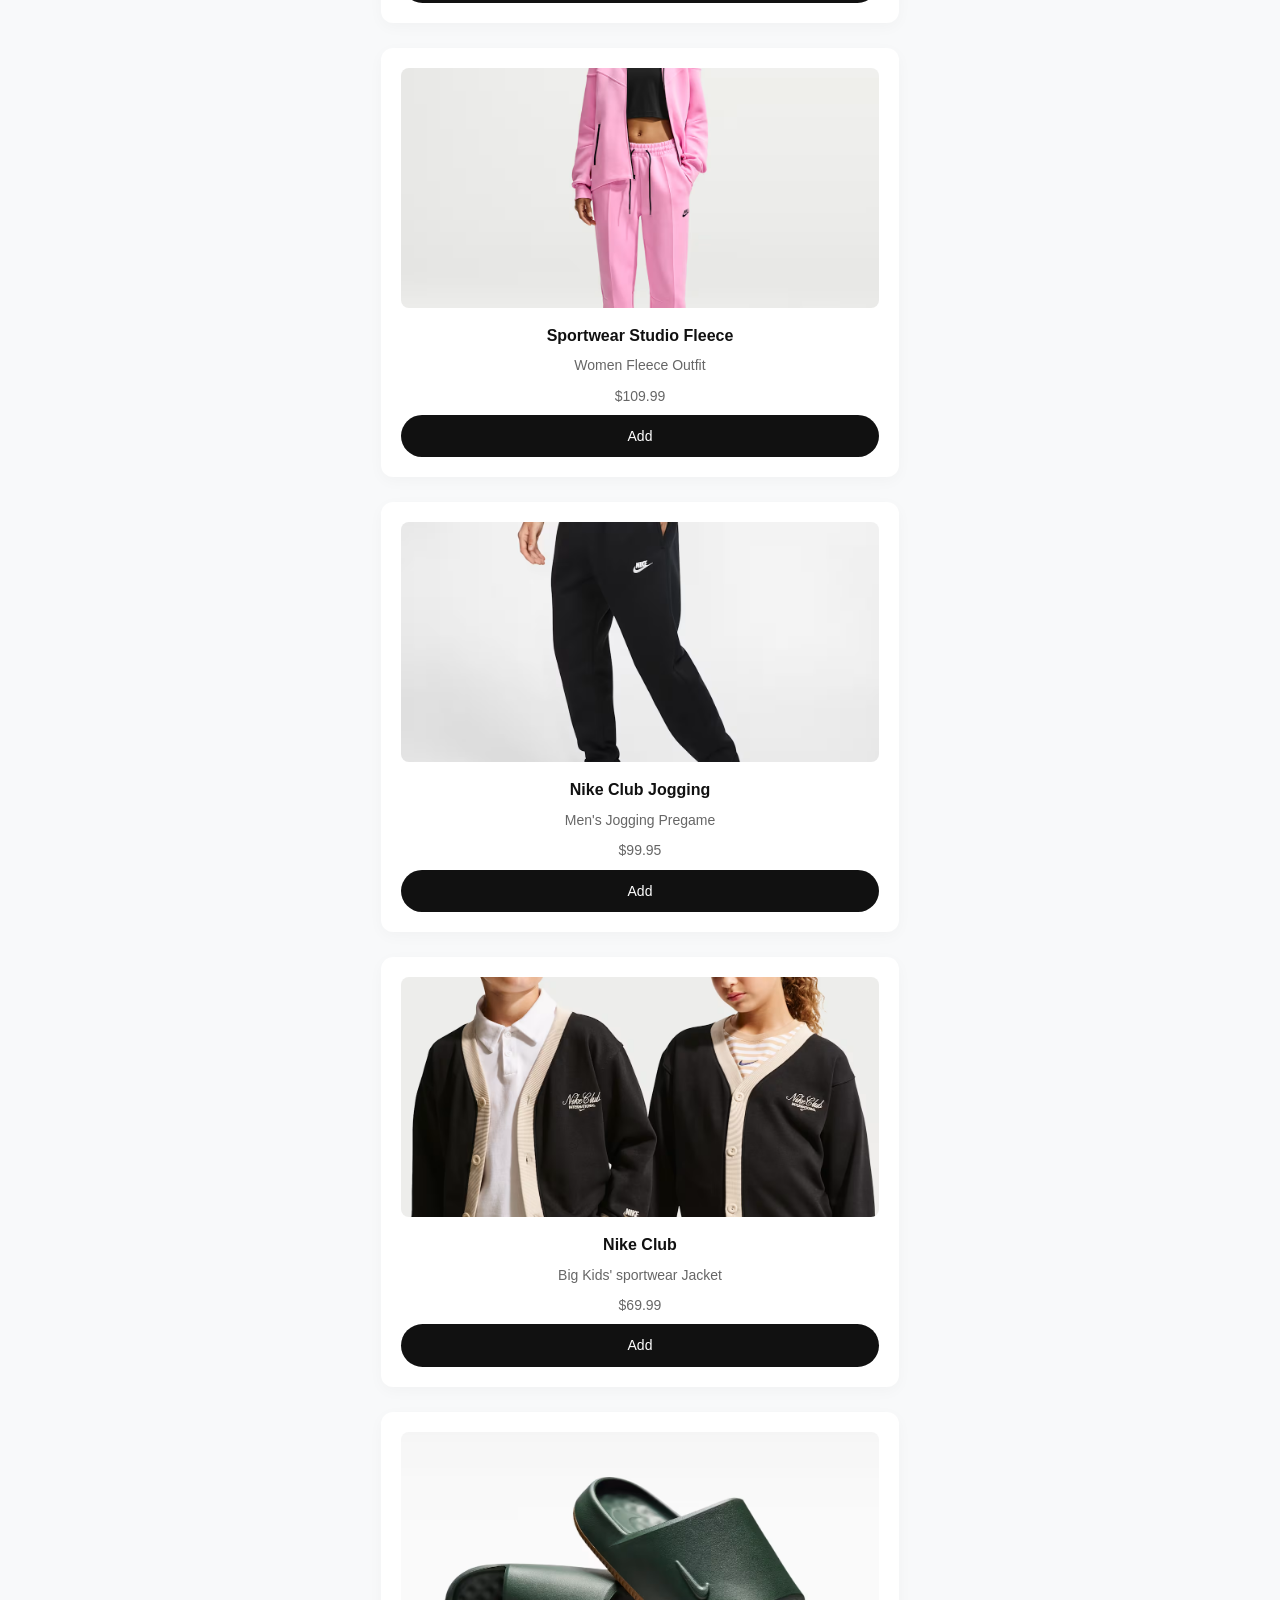
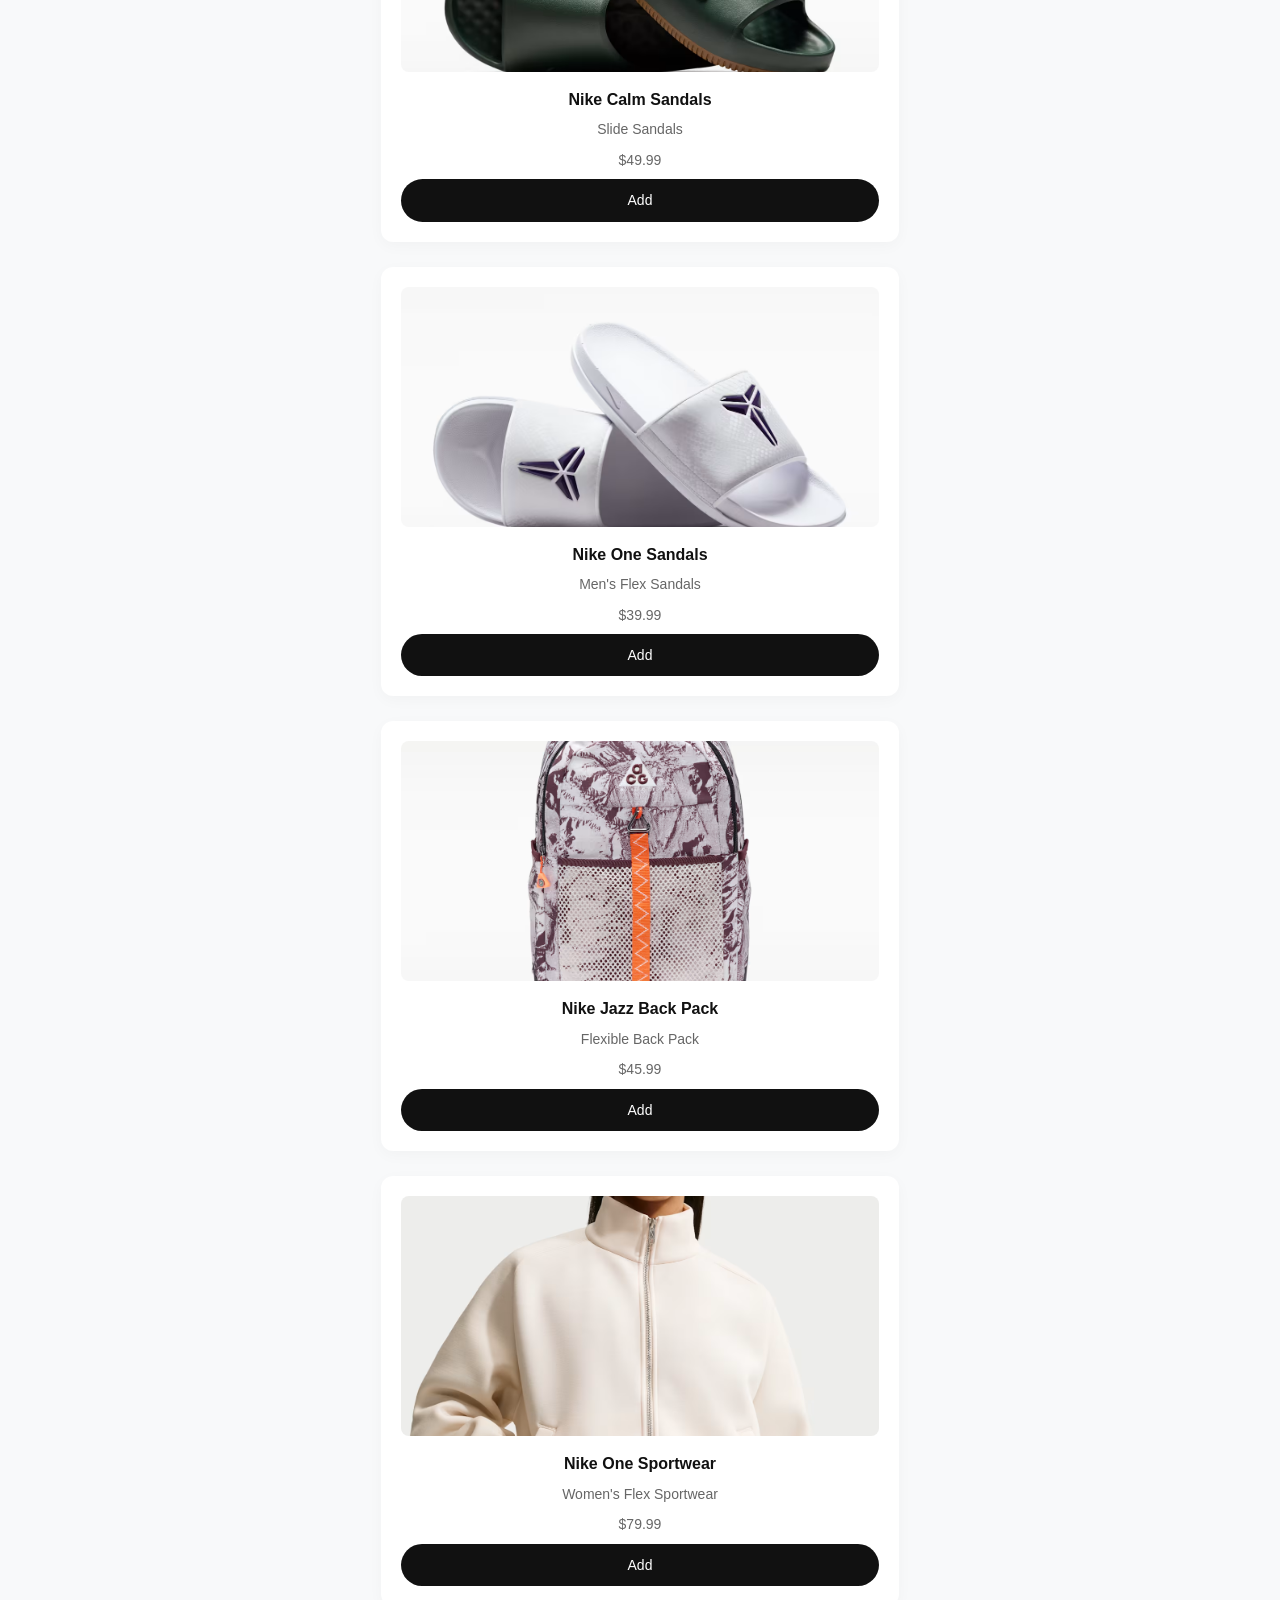
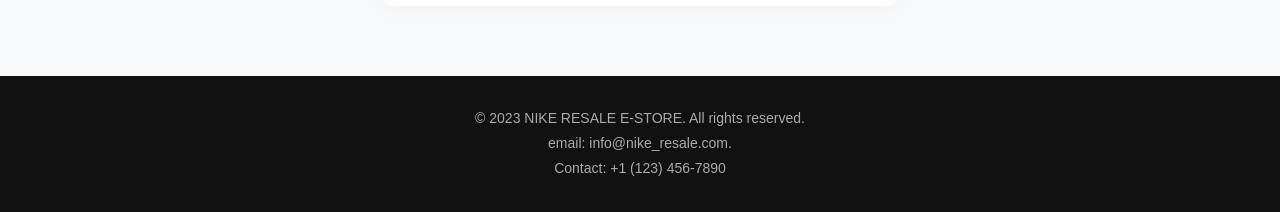
<file: E-Web Project/Products.html>
<!DOCTYPE html>
<html lang="en">

<head>
    <meta charset="UTF-8">
    <meta name="viewport" content="width=device-width, initial-scale=1.0">
    <title>NIKE RESSEL E-STORE</title>
    <link rel="stylesheet" href="style.css">
    <i class="fi fi-br-heart"></i>
    <i class="fi fi-bs-shopping-cart"></i>
</head>

<body class="body">

    <div class="header">
    
            <div class="navbar">
                <div class="logo">
                    <a href="index.html" class="back_home"><img src="images/nike-3d-logo.jpg" alt="NIKE Logo" class="logo_style"></a>
                </div>

                <nav>
                    <ul>
                        <li><a href="Men_collections.html" class="ca">Men</a></li>
                        <li><a href="Women_collections.html" class="ca">Women</a></li>
                        <li><a href="Kids_collections.html" class="ca">Kids</a></li>
                        <li><a href="Accessoires.html" class="ca">Accessories</a></li>

                        <img src="images/heart.png" width="30px" height="30px" alt="Like">
                        <img src="images/shopping-cart.png" width="30px" height="30px" alt="Cart">
                    </ul>
                </nav>

                <div class="search">
                    <input type="text" placeholder="Search Products" class="search-box">
                    <button type="submit" class="btn_search">Search</button>
                </div>
            </div>
    </div>

    <div class="container">

        <div class="row">
            <div class="col-2">
                <h1>NIKE RESALE E-STORE <br> Latest Collection</h1><br>
                <p1>Welcome to our Products Page!<br> Explore our latest collection of any NIKE products.</p1><br>

            </div>

            <div class="col-2">
                
            </div><br><br>
        </div>

        <!-- Featured Products Section -->
        <div class="categories">
            
            <h2>Featured Products</h2>
            <div class="row">
                <div class="col-3">
                    <img src="images/Men/M+NK+CLUB+BB+CARGO+PANT.avif" alt="Product 1" width="300px" height="300px">
                    <h3>Nike Club</h3>
                    <p>Men's Fleece Cargo Pants</p>
                    <p>$69.97</p>
                    <a href="#" class="click">Add</a>
                </div>
                <div class="col-3">
                    <img src="images/Women/W+NP+SCULPT+DF+HR+3IN+SHORT.avif" alt="Product 2" width="300px" height="300px">
                    <h3>Nike One</h3>
                    <p>Women's Dri-Fit Skirt</p>
                    <p>$49.99</p>
                    <a href="#" class="click">Add</a>
                </div>
                <div class="col-3">
                    <img src="images/Shoes/BENASSI+JDI.avif" alt="Product 3" width="300px" height="300px">
                    <h3>Nike One Sandals</h3>
                    <p>Men's Flex Sandals</p>
                    <p>$39.99</p>
                    <a href="#" class="click">Add</a>
                </div>
                <div class="col-3">
                    <img src="images/Men/M+NSW+CLUB+PANT+OH+BB.avif" alt="Product 4" width="300px" height="300px">
                    <h3>Nike Sportwear Club Fleece</h3>
                    <p>Men's Pants</p>
                    <p>$59.99</p>
                    <a href="#" class="click">Add</a>
                </div>

                <div class="col-3">
                    <img src="images/Accessoires/W+NIKE+MIND+001.avif" alt="Product 1" width="300px" height="300px">
                    <h3>Nike Mind 001</h3>
                    <p>Men's Pregame Mules</p>
                    <p>$99.95</p>
                    <a href="#" class="click">Add</a>
                </div>
                <div class="col-3">
                    <img src="images/Women/sport sweater.avif" alt="Product 2" width="300px" height="300px">
                    <h3>Nike Sportwear</h3>
                    <p>Women's Loose Bubble Skirt</p>
                    <p>$69.99</p>
                    <a href="#" class="click">Add</a>
                </div>
                <div class="col-3">
                    <img src="images/Shoes/ACG+RUFUS.avif" alt="Product 3" width="300px" height="300px">
                    <h3>Mike Mind 001</h3>
                    <p>Women's Pregame Mules</p>
                    <p>$95.99</p>
                    <a href="#" class="click">Add</a>
                </div>
                <div class="col-3">
                    <img src="images/Men/M+NK+CLUB+WOOL+VRST+JKT+NCC.avif" alt="Product 4" width="300px" height="300px">
                    <h3>Nike Club</h3>
                    <p>Men's Wool Varsity Jacket</p>
                    <p>$359.99</p>
                    <a href="#" class="click">Add</a>
                </div>

                <div class="col-3">
                    <img src="images/Accessoires/Y+NK+ELEMENTAL+BKPK+-+PAPER.avif" alt="Product 1" width="300px" height="300px">
                    <h3>High school Back Pack</h3>
                    <p>Young Student Back Pack</p>
                    <p>$29.99</p>
                    <a href="#" class="click">Add</a>
                </div>
                <div class="col-3">
                    <img src="images/Men/M+NK+WOVEN+JACKET+FR.avif" alt="Product 2" width="300px" height="300px">
                    <h3>Nike Mad 90 Pack</h3>
                    <p>Men's Woven Jacket</p>
                    <p>$109.99</p>
                    <a href="#" class="click">Add</a>
                </div>
                <div class="col-3">
                    <img src="images/Kids/K+NSW+CLUB+WVN+SHORT+4.5IN.avif" alt="Sportwear Kids" width="300px" height="300px">
                    <h3>Nike Club</h3>
                    <p>Big Kids' Short</p>
                    <p>$29.99</p>
                    <a href="#" class="click">Add</a>
                </div>
                
                <div class="col-3">
                    <img src="images/Women/Studio Fleece.avif" alt="Product 4" width="300px" height="300px">
                    <h3>Nike ACG "Wolf Tree"</h3>
                    <p>Women Jacket</p>
                    <p>$109.99</p>
                    <a href="#" class="click">Add</a>
                </div>

                <div class="col-3">
                    <img src="images/Shoes/ALPHA+MENACE+5+PRO.avif" alt="Product 3" width="300px" height="300px">
                    <h3>Nike Mercurrial Vapor 17 Academy</h3>
                    <p>Multi-Ground Low-Top Soccer Cleats</p>
                    <p>$89.97</p>
                    <a href="#" class="click">Add</a>
                </div>
                <div class="col-3">
                    <img src="images/Women/W+NSW+TCH+FLC+MR+JGGR.avif" alt="Women Fleece" width="300px" height="300px">
                    <h3>Sportwear Studio Fleece</h3>
                    <p>Women Fleece Outfit</p>
                    <p>$109.99</p>
                    <a href="#" class="click">Add</a>
                </div>
                <div class="col-3">
                    <img src="images/Men/M+NSW+CLUB+JGGR+BB.avif" alt="Men Joggeing" width="300px" height="300px">
                    <h3>Nike Club Jogging</h3>
                    <p>Men's Jogging Pregame</p>
                    <p>$99.95</p>
                    <a href="#" class="click">Add</a>
                </div>
                <div class="col-3">
                    <img src="images/Kids/K+NSW+CLUB+CRDGN+RULES.avif" alt="Sportwear Kids" width="300px" height="300px">
                    <h3>Nike Club</h3>
                    <p>Big Kids' sportwear Jacket</p>
                    <p>$69.99</p>
                    <a href="#" class="click">Add</a>
                </div>

                <div class="col-3">
                    <img src="images/Shoes/NIKE+CALM+SLIDE+2.0.avif" alt="Nike Calm" width="300px" height="300px">
                    <h3>Nike Calm Sandals</h3>
                    <p>Slide Sandals</p>
                    <p>$49.99</p>
                    <a href="#" class="click">Add</a>
                </div>
                <div class="col-3">
                    <img src="images/Shoes/KOBE+OFFCOURT+SLIDE.avif" alt="Product 3" width="300px" height="300px">
                    <h3>Nike One Sandals</h3>
                    <p>Men's Flex Sandals</p>
                    <p>$39.99</p>
                    <a href="#" class="click">Add</a>
                </div>
                <div class="col-3">
                    <img src="images/Accessoires/EXPLORE+BACKPACK.avif" alt="Accessoire" width="300px" height="300px">
                    <h3>Nike Jazz Back Pack</h3>
                    <p>Flexible Back Pack</p>
                    <p>$45.99</p>
                    <a href="#" class="click">Add</a>
                </div>
                <div class="col-3">
                    <img src="images/Women/W+NSW+ARTICLE+FLC+TRK+JKT.avif" alt="Product 3" width="300px" height="300px">
                    <h3>Nike One Sportwear</h3>
                    <p>Women's Flex Sportwear</p>
                    <p>$79.99</p>
                    <a href="#" class="click">Add</a>
                </div>

            </div>
        </div>
    </div>

</body>

<footer>
    <p>&copy; 2023 NIKE RESALE E-STORE. All rights reserved. <br>email: info@nike_resale.com. <br> Contact: +1 (123) 456-7890</p>
</footer>

</html>
</file>
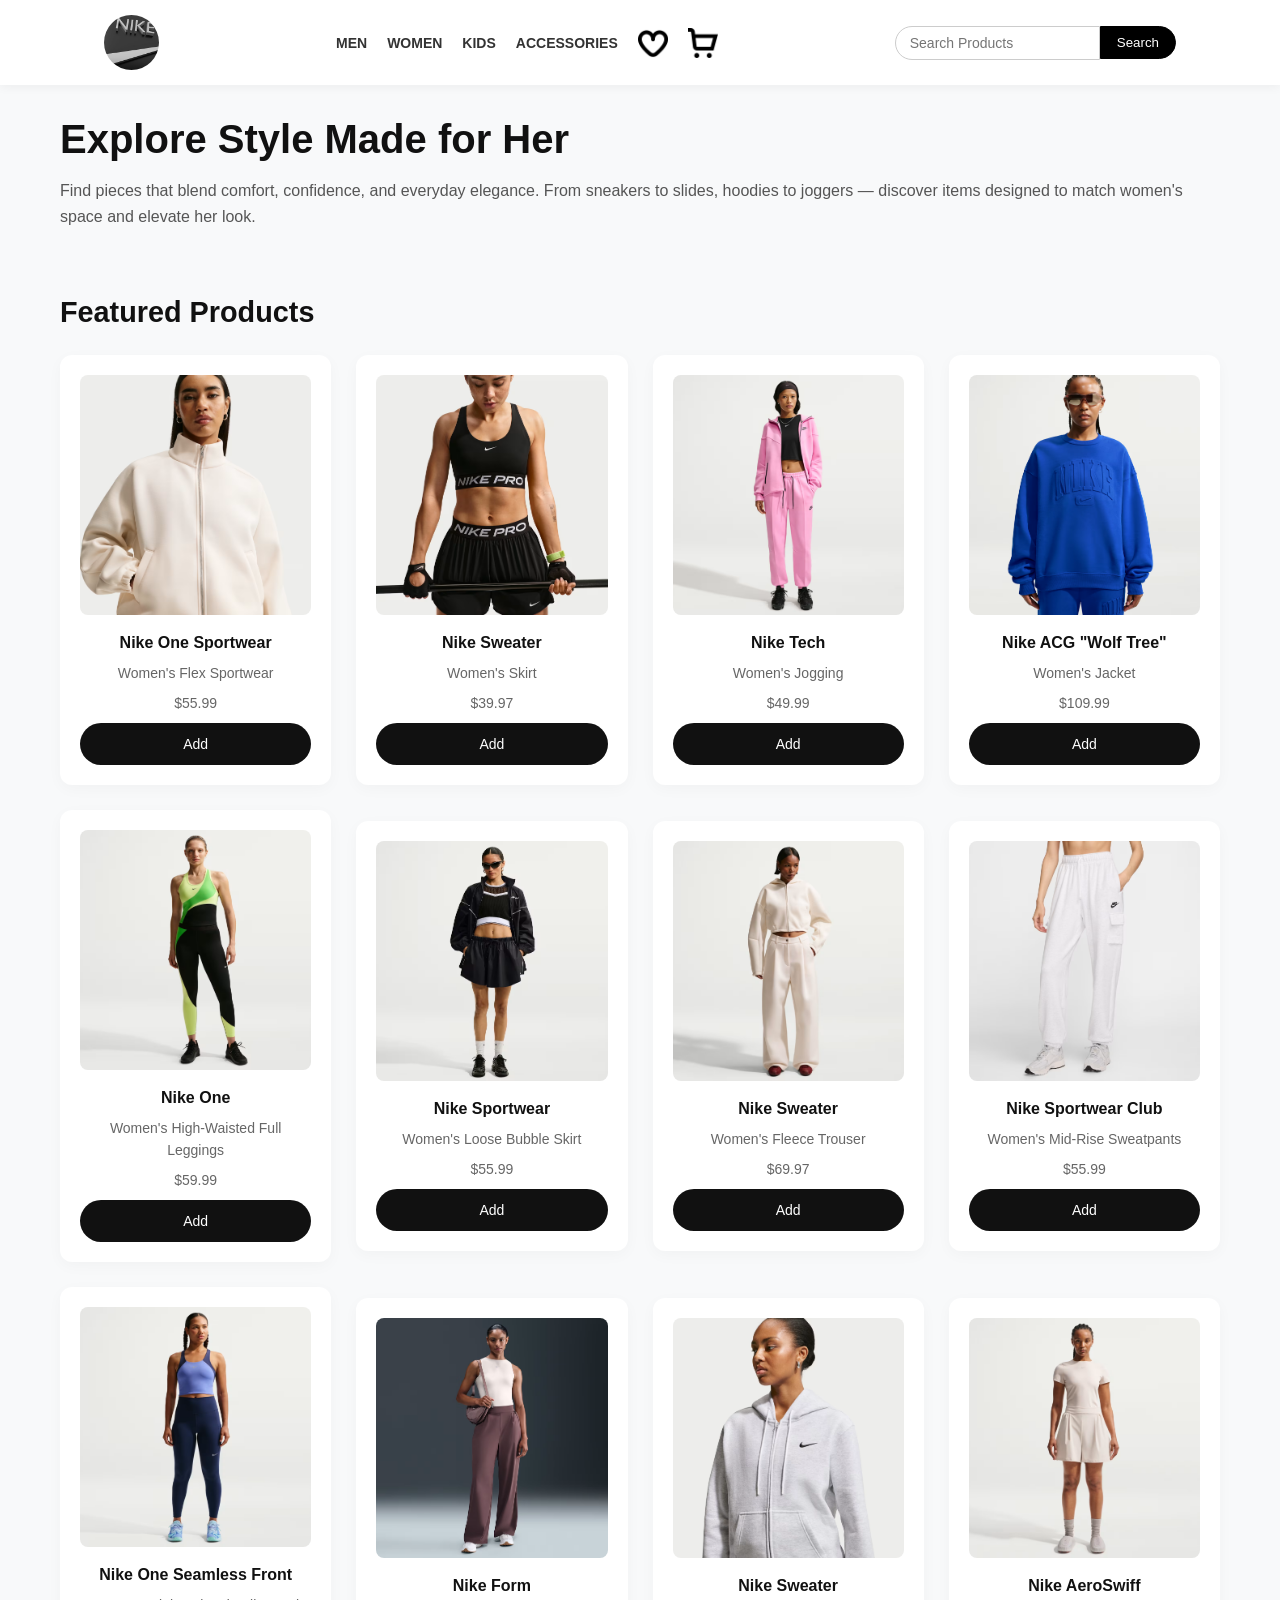
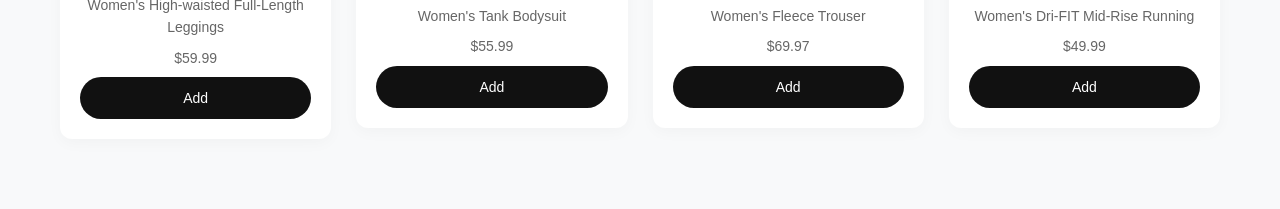
<file: E-Web Project/Women_collections.html>
<!DOCTYPE html>
<html lang="en">
    <head>
        <meta charset="UTF-8">
        <meta name="viewport" content="width=device-width, initial-scale=1.0">
        <title>Women Collections</title>
        <link rel="stylesheet" href="style.css">
    </head>

    <body class="body">

        <div class="header">
            <div class="navbar">
                <div class="logo">
                    <a href="index.html" class="back_home"><img src="images/nike-3d-logo.jpg" alt="NIKE Logo" class="logo_style"></a>
                </div>

                <nav>
                    <ul>
                        <li><a href="Men_collections.html" class="ca">Men</a></li>
                        <li><a href="Women_collections.html" class="ca">Women</a></li>
                        <li><a href="Kids_collections.html" class="ca">Kids</a></li>
                        <li><a href="Accessoires.html" class="ca">Accessories</a></li>
                        
                        <img src="images/heart.png" width="30px" height="30px" alt="Like">
                        <img src="images/shopping-cart.png" width="30px" height="30px" alt="Cart">

                    </ul>
                </nav>

                <div class="search">
                    <input type="text" placeholder="Search Products" class="search-box">
                    <button type="submit" class="btn_search">Search</button>
                </div>
            </div>
        </div>

        <!-- Women Collections Sections -->
        <div class="container">

            <div class="row">
                <div class="col-2">
                    <h1>Explore Style Made for Her</h1>
                    <p>Find pieces that blend comfort, confidence, and everyday elegance. From sneakers to slides, hoodies to joggers — discover items designed to match women's space and elevate her look.</p>
                </div>
            </div>

            <div class="categories">
            
                <h2>Featured Products</h2>
                <div class="row">
        
                    <div class="col-3">
                        <img src="images/Women/W+NSW+ARTICLE+FLC+TRK+JKT.avif" alt="Product 1" width="300px" height="300px">
                        <h3>Nike One Sportwear</h3>
                        <p>Women's Flex Sportwear</p>
                        <p>$55.99</p>
                        <a href="#" class="click">Add</a>
                    </div>
                    <div class="col-3">
                        <img src="images/Women/W+NP+DF+365+LS+BRA.avif" alt="Product 1" width="300px" height="300px">
                        <h3>Nike Sweater</h3>
                        <p>Women's Skirt</p>
                        <p>$39.97</p>
                        <a href="#" class="click">Add</a>
                    </div>
                    <div class="col-3">
                        <img src="images/Women/W+NSW+TCH+FLC+MR+JGGR.avif" alt="Product 3" width="300px" height="300px">
                        <h3>Nike Tech</h3>
                        <p>Women's Jogging</p>
                        <p>$49.99</p>
                        <a href="#" class="click">Add </a>
                    </div>
                    <div class="col-3">
                        <img src="images/Women/Studio Fleece.avif" alt="Sportwear" width="300px" height="300px">
                        <h3>Nike ACG "Wolf Tree"</h3>
                        <p>Women's Jacket</p>
                        <p>$109.99</p>
                        <a href="#" class="click">Add</a>
                    </div>

                    <div class="col-3">
                        <img src="images/Women/W+NP+SCULPT+DF+HR+7_8.avif" alt="Sportwear" width="300px" height="300px">
                        <h3>Nike One</h3>
                        <p>Women's High-Waisted Full Leggings</p>
                        <p>$59.99</p>
                        <a href="#" class="click">Add</a>
                    </div>
                    <div class="col-3">
                        <img src="images/Women/sport sweater.avif" alt="Product 1" width="300px" height="300px">
                        <h3>Nike Sportwear</h3>
                        <p>Women's Loose Bubble Skirt</p>
                        <p>$55.99</p>
                        <a href="#" class="click">Add</a>
                    </div>
                    <div class="col-3">
                        <img src="images/Women/W+NSW+ARTICLE+FLC+TROUSER.avif" alt="Product 1" width="300px" height="300px">
                        <h3>Nike Sweater</h3>
                        <p>Women's Fleece Trouser</p>
                        <p>$69.97</p>
                        <a href="#" class="click">Add</a>
                    </div>
                    <div class="col-3">
                        <img src="images/Women/Women's Jog.avif" alt="Product 3" width="300px" height="300px">
                        <h3>Nike Sportwear Club</h3>
                        <p>Women's Mid-Rise Sweatpants</p>
                        <p>$55.99</p>
                        <a href="#" class="click">Add </a>
                    </div>

                    <div class="col-3">
                        <img src="images/Women/W+NK+DF+ONE+HR+7_8+PKT+TGHT.avif" alt="Sportwear" width="300px" height="300px">
                        <h3>Nike One Seamless Front</h3>
                        <p>Women's High-waisted Full-Length Leggings</p>
                        <p>$59.99</p>
                        <a href="#" class="click">Add</a>
                    </div>
                    <div class="col-3">
                        <img src="images/Women/W+NK+DF+TANK+BODYSUIT.avif" alt="Product 1" width="300px" height="300px">
                        <h3>Nike Form</h3>
                        <p>Women's Tank Bodysuit</p>
                        <p>$55.99</p>
                        <a href="#" class="click">Add</a>
                    </div>
                    <div class="col-3">
                        <img src="images/Women/W+NK+STDO+FLC+MW+STD+FZ+HDY3.avif" alt="Product 1" width="300px" height="300px">
                        <h3>Nike Sweater</h3>
                        <p>Women's Fleece Trouser</p>
                        <p>$69.97</p>
                        <a href="#" class="click">Add</a>
                    </div>
                    <div class="col-3">
                        <img src="images/Women/W+NK+DF+24.7+PS+TREND+SHORT.avif" alt="Product 3" width="300px" height="300px">
                        <h3>Nike AeroSwiff</h3>
                        <p>Women's Dri-FIT Mid-Rise Running</p>
                        <p>$49.99</p>
                        <a href="#" class="click">Add </a>
                    </div>
                    

                </div> 
            </div>

        </div>


    </body>


</html>
</file>
<file: E-Web Project/style.css>
/* ==========================================================================
   1. GLOBAL & RESET STYLES
   ========================================================================== */
* {
    margin: 0;
    padding: 0;
    box-sizing: border-box;
}

body {
    font-family: 'Segoe UI', Roboto, Helvetica, Arial, sans-serif;
    line-height: 1.6;
    color: #111111;
    background-color: #f8f9fa;
    display: flex;
    flex-direction: column;
    min-height: 100vh;
}

a {
    text-decoration: none;
    color: inherit;
}

img {
    max-width: 100%;
    height: auto;
    display: block;
}

/* ==========================================================================
   2. HEADER & NAVIGATION (DESKTOP DEFAULT)
   ========================================================================== */
.header {
    background: #ffffff;
    box-shadow: 0 2px 10px rgba(0, 0, 0, 0.05);
    position: sticky;
    top: 0;
    z-index: 1000;
}

.navbar {
    display: flex;
    align-items: center;
    justify-content: space-between;
    padding: 15px 5%;
    max-width: 1200px;
    margin: 0 auto;
    gap: 20px;
    flex-wrap: wrap;
}

.logo_style {
    width: 55px;
    height: 55px;
    object-fit: cover;
    border-radius: 50%;
}

nav ul {
    display: flex;
    align-items: center;
    gap: 20px;
    list-style: none;
    flex-wrap: wrap;
}

nav ul li a {
    font-weight: 600;
    font-size: 14px;
    text-transform: uppercase;
    color: #333333;
    transition: color 0.3s ease;
}

nav ul li a:hover,
.ca:hover {
    color: #0071e3;
}

nav ul img {
    cursor: pointer;
    transition: transform 0.2s ease;
}

nav ul img:hover {
    transform: scale(1.1);
}

/* Search Bar */
.search {
    display: flex;
    align-items: center;
}

.search-box {
    padding: 8px 14px;
    border: 1px solid #cccccc;
    border-radius: 20px 0 0 20px;
    outline: none;
    font-size: 14px;
}

.btn_search {
    padding: 8px 16px;
    border: 1px solid #000000;
    background: #000000;
    color: #ffffff;
    border-radius: 0 20px 20px 0;
    cursor: pointer;
    font-weight: 500;
    transition: background 0.3s ease;
}

.btn_search:hover {
    background: #333333;
}

/* ==========================================================================
   3. LAYOUT & GRID CONTENT
   ========================================================================== */
.container {
    max-width: 1200px;
    margin: 30px auto;
    padding: 0 20px;
    flex: 1; /* Pushes footer down on short pages */
}

/* Hero / Flex Rows */
.row {
    display: flex;
    flex-wrap: wrap;
    align-items: center;
    justify-content: space-between;
    gap: 30px;
    margin-bottom: 40px;
}

.col-2 {
    flex: 1 1 350px;
}

.col-2 h1 {
    font-size: 2.5rem;
    line-height: 1.2;
    margin-bottom: 15px;
}

.col-2 p, .col-2 p1 {
    font-size: 1rem;
    color: #555555;
    margin-bottom: 20px;
    display: block;
}

.col-2 img {
    width: 100%;
    max-height: 400px;
    border-radius: 12px;
    object-fit: cover;
}

/* Grid Layout for Products and Cards */
.categories h2 {
    font-size: 1.8rem;
    margin-bottom: 20px;
    text-align: left;
}

.categories .row {
    display: grid;
    grid-template-columns: repeat(auto-fit, minmax(250px, 1fr));
    gap: 25px;
    margin-top: 20px;
}

/* Product Cards */
.col-3 {
    background: #ffffff;
    padding: 20px;
    border-radius: 12px;
    box-shadow: 0 4px 15px rgba(0, 0, 0, 0.03);
    text-align: center;
    display: flex;
    flex-direction: column;
    justify-content: space-between;
    transition: transform 0.3s ease, box-shadow 0.3s ease;
}

.col-3:hover {
    transform: translateY(-5px);
    box-shadow: 0 8px 25px rgba(0, 0, 0, 0.08);
}

.col-3 img {
    width: 100%;
    height: 240px;
    object-fit: cover;
    border-radius: 8px;
    margin-bottom: 15px;
}

.col-3 h3 {
    font-size: 16px;
    font-weight: 600;
    margin-bottom: 6px;
}

.col-3 p {
    font-size: 14px;
    color: #666666;
    margin-bottom: 8px;
}

/* Buttons */
.click, 
.btn {
    display: inline-block;
    background: #111111;
    color: #ffffff;
    padding: 10px 24px;
    border-radius: 25px;
    font-weight: 500;
    font-size: 14px;
    text-align: center;
    transition: background 0.3s ease;
    border: none;
    cursor: pointer;
    margin-top: auto;
}

.click:hover, 
.btn:hover {
    background: #333333;
    text-decoration: none;
}

/* ==========================================================================
   4. CONTACT, ABOUT & TEAM STYLES
   ========================================================================== */
.contact-section {
    max-width: 600px;
    margin: 40px auto;
    background: #ffffff;
    padding: 30px;
    border-radius: 12px;
    box-shadow: 0 4px 15px rgba(0, 0, 0, 0.03);
}

.contact-section form {
    display: flex;
    flex-direction: column;
    gap: 15px;
    margin-top: 20px;
    text-align: left;
}

.contact-section input,
.contact-section textarea {
    width: 100%;
    padding: 10px 14px;
    border: 1px solid #ccc;
    border-radius: 6px;
    font-family: inherit;
}

.about-section {
    text-align: center;
    max-width: 800px;
    margin: 0 auto 30px auto;
}

.about-section h1 {
    font-size: 2.2rem;
    margin-bottom: 15px;
}

.team-section {
    text-align: center;
    margin-top: 40px;
}

.team-section h2 {
    font-size: 1.8rem;
    margin-bottom: 25px;
}

.team-member img {
    border-radius: 50%;
    width: 160px;
    height: 160px;
    object-fit: cover;
    margin: 0 auto 15px auto;
}

/* ==========================================================================
   5. FOOTER
   ========================================================================== */
footer {
    background: #111111;
    color: #aaaaaa;
    text-align: center;
    padding: 30px 20px;
    margin-top: auto;
    font-size: 14px;
}

footer p {
    line-height: 1.8;
}

/* ==========================================================================
   6. RESPONSIVE MEDIA QUERIES
   ========================================================================== */

/* --- Tablet Viewport (max-width: 992px) --- */
@media screen and (max-width: 992px) {
    .navbar {
        justify-content: space-between;
        gap: 15px;
    }

    .col-2 h1 {
        font-size: 2rem;
    }

    .categories .row {
        grid-template-columns: repeat(auto-fit, minmax(200px, 1fr));
        gap: 20px;
    }
}

/* --- Mobile Viewport (max-width: 768px) --- */
@media screen and (max-width: 768px) {
    /* Navbar Adjustment */
    .navbar {
        flex-direction: column;
        align-items: center;
        gap: 15px;
    }

    nav ul {
        justify-content: center;
        gap: 15px;
    }

    .search {
        width: 100%;
        justify-content: center;
    }

    .search-box {
        width: 70%;
    }

    /* Hero Section Stack */
    .row {
        flex-direction: column;
        text-align: center;
    }

    .col-2 {
        width: 100%;
    }

    .col-2 h1 {
        font-size: 1.75rem;
    }

    /* Product Grid for Mobile */
    .categories .row {
        grid-template-columns: repeat(auto-fit, minmax(140px, 1fr));
        gap: 15px;
    }

    .col-3 {
        padding: 12px;
    }

    .col-3 img {
        height: 160px;
    }

    .col-3 h3 {
        font-size: 14px;
    }

    .col-3 p {
        font-size: 12px;
    }

    .click, .btn {
        padding: 8px 16px;
        font-size: 12px;
    }

    /* Contact Form on Mobile */
    .contact-section {
        padding: 20px 15px;
    }
}

/* --- Small Phones (max-width: 480px) --- */
@media screen and (max-width: 480px) {
    .categories .row {
        grid-template-columns: 1fr; /* Single column layout */
    }

    .col-3 img {
        height: 220px;
    }
}
</file>
